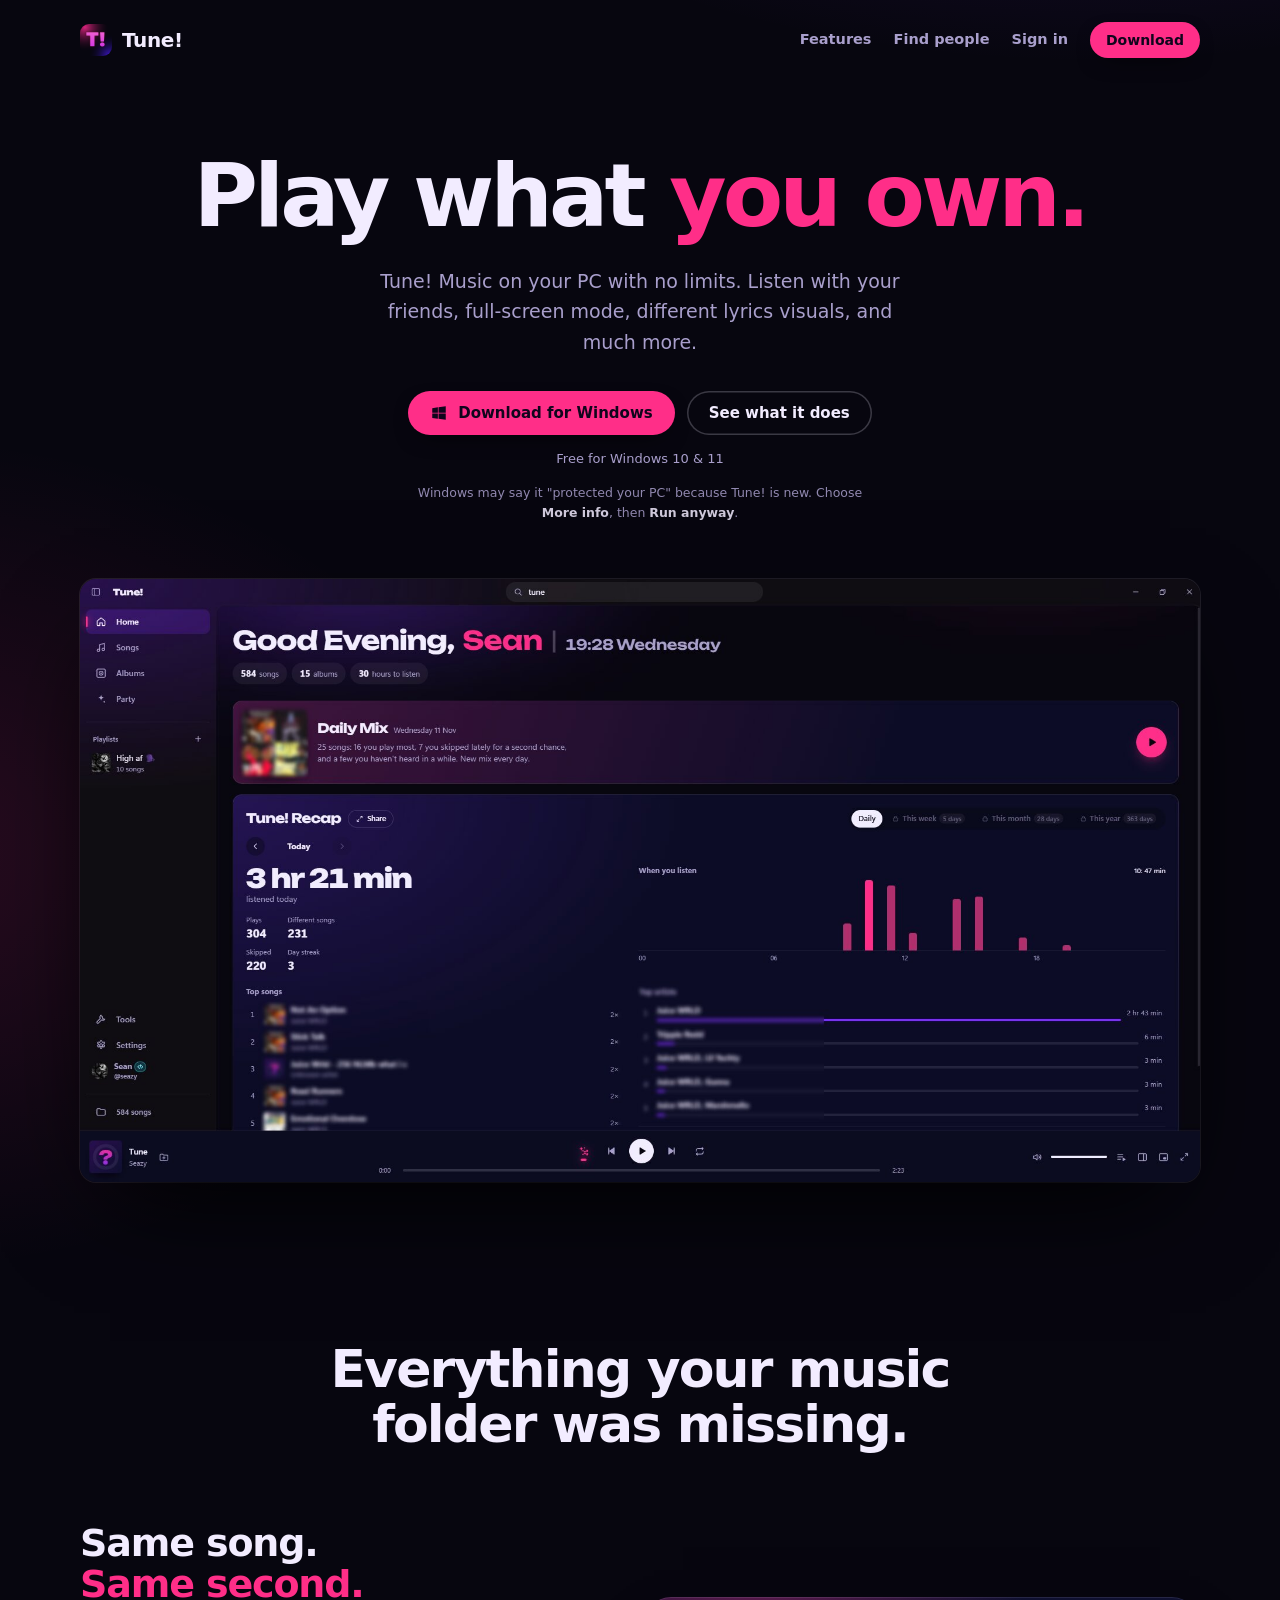
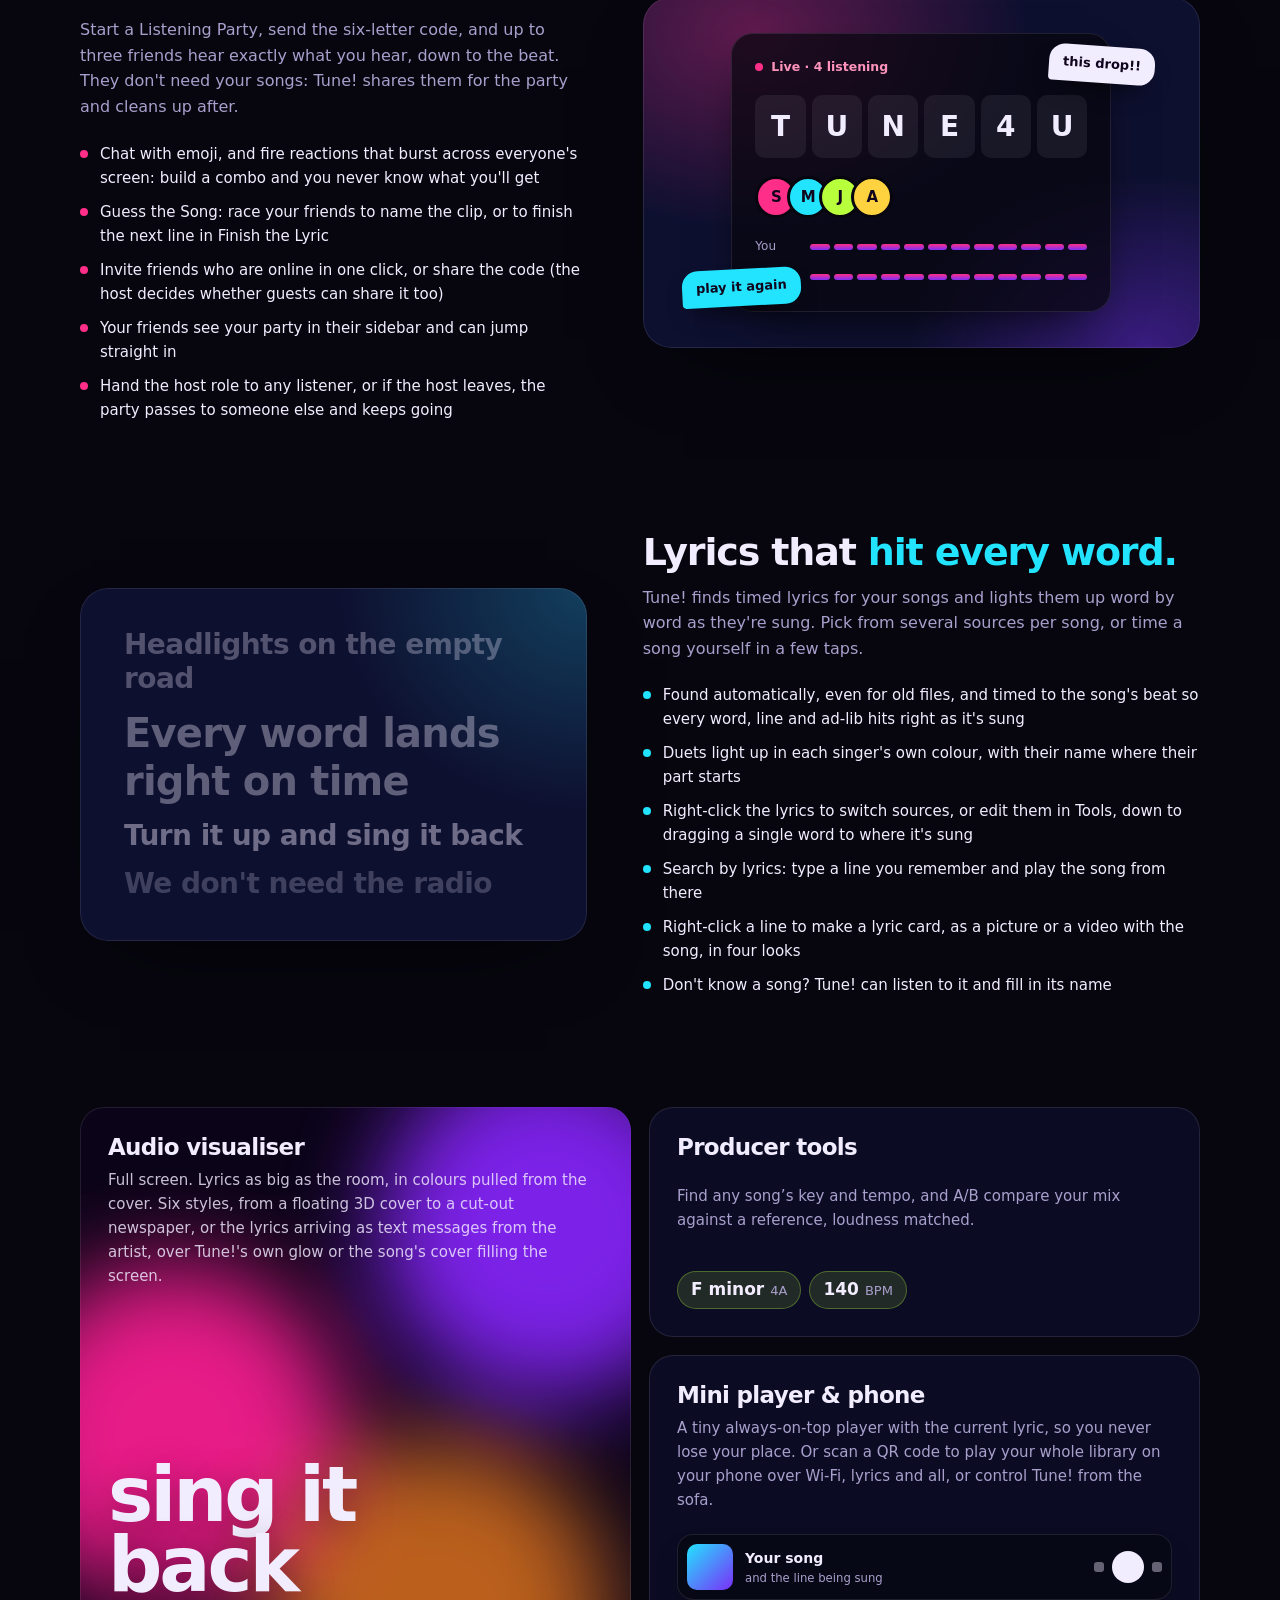
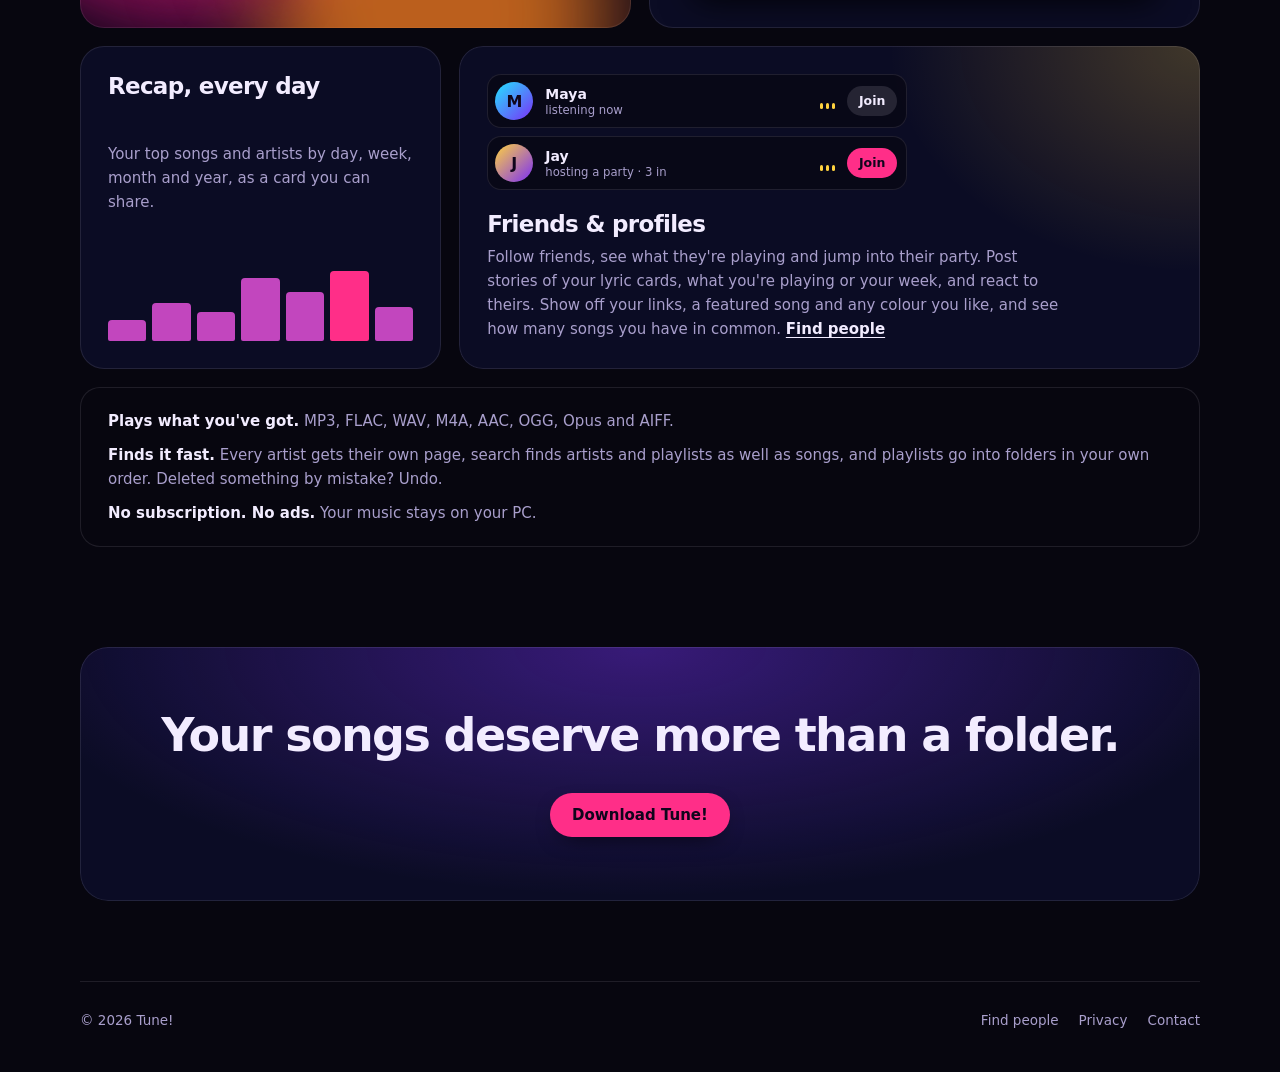
<file: index.html>
<!doctype html>
<html lang="en">
  <head>
    <meta charset="utf-8" />
    <meta http-equiv="Content-Security-Policy" content="default-src 'self'; script-src 'self' https://cdn.jsdelivr.net https://challenges.cloudflare.com 'sha256-vNg6JF3dXAOIeesdAkCbAJtZ7PDIe3GNikkZtX9NpI8='; style-src 'self' 'unsafe-inline' https://fonts.googleapis.com; font-src 'self' https://fonts.gstatic.com; img-src 'self' data: blob: https://dhawbwlaiypaddpnjaav.supabase.co; connect-src 'self' https://dhawbwlaiypaddpnjaav.supabase.co wss://dhawbwlaiypaddpnjaav.supabase.co https://api.github.com https://cdn.jsdelivr.net https://challenges.cloudflare.com; frame-src https://challenges.cloudflare.com; object-src 'none'; base-uri 'self'; form-action 'self'" />
    <meta name="viewport" content="width=device-width, initial-scale=1" />
    <title>Tune! · play what you own</title>
    <meta name="description" content="Tune! is a free music player for Windows that makes your own music files feel brand new: word-by-word lyrics, a full-screen audio visualiser, and Listening Parties with friends." />
    <meta property="og:title" content="Tune! · play what you own" />
    <meta property="og:description" content="A free music player for your own music files." />
    <meta property="og:image" content="https://tunetheapp.co.uk/img/app.jpg?v=5" />
    <meta property="og:url" content="https://tunetheapp.co.uk/" />
    <meta name="theme-color" content="#ff2e88" />
    <link rel="icon" href="/img/favicon.png" />
    <link rel="preconnect" href="https://fonts.googleapis.com" />
    <link rel="preconnect" href="https://fonts.gstatic.com" crossorigin />
    <link href="https://fonts.googleapis.com/css2?family=Unbounded:wght@600;700;800&display=swap" rel="stylesheet" />
    <link rel="stylesheet" href="/style.css?v=14" />
  </head>
  <body>
    <div class="wrap">
      <header class="top">
        <a class="brand" href="/"><img src="/img/icon.png" alt="" />Tune!</a>
        <nav>
          <a class="hide-sm" href="#features">Features</a>
          <a class="hide-sm" href="/people">Find people</a>
          <span data-account></span>
          <a class="btn small download" href="https://github.com/buckydevv/tunetheapp/releases/latest">Download</a>
        </nav>
      </header>

      <main>
        <section class="hero">
          <h1>Play what <em>you own.</em></h1>
          <p class="lede">
            Tune! Music on your PC with no limits. Listen with your friends, full-screen mode, different lyrics visuals, and much more.
          </p>
          <div class="cta">
            <a class="btn download" href="https://github.com/buckydevv/tunetheapp/releases/latest">
              <svg viewBox="0 0 24 24" fill="currentColor" aria-hidden="true"><path d="M3 5.5 10.5 4.4v7.1H3zm0 13 7.5 1.1v-7H3zm8.4 1.2L21 21v-8.4h-9.6zm0-15.4v7.2H21V3z" /></svg>
              Download for Windows
            </a>
            <a class="btn ghost" href="#features">See what it does</a>
          </div>
          <p class="fine">Free for Windows 10 &amp; 11</p>
          <p class="fine install-note">Windows may say it "protected your PC" because Tune! is new. Choose <strong>More info</strong>, then <strong>Run anyway</strong>.</p>

          <div class="shot">
            <img src="/img/app.jpg?v=5" width="1915" height="1031" alt="Tune! home page with the Daily Mix and today's Recap: listening time, top songs and top artists." />
          </div>
        </section>

        <section class="features" id="features" aria-labelledby="features-title">
          <h2 id="features-title">Everything your music folder was missing.</h2>

          <!-- Listening Parties -->
          <article class="row">
            <div class="copy">
              <h3>Same song. <span style="--c: var(--pink)">Same second.</span></h3>
              <p>Start a Listening Party, send the six-letter code, and up to three friends hear exactly what you hear, down to the beat. They don't need your songs: Tune! shares them for the party and cleans up after.</p>
              <ul class="ticks">
                <li>Chat with emoji, and fire reactions that burst across everyone's screen: build a combo and you never know what you'll get</li>
                <li>Guess the Song: race your friends to name the clip, or to finish the next line in Finish the Lyric</li>
                <li>Invite friends who are online in one click, or share the code (the host decides whether guests can share it too)</li>
                <li>Your friends see your party in their sidebar and can jump straight in</li>
                <li>Hand the host role to any listener, or if the host leaves, the party passes to someone else and keeps going</li>
              </ul>
            </div>
            <div class="vis party-vis" aria-hidden="true">
              <div class="party-card">
                <span class="live"><i></i>Live · 4 listening</span>
                <div class="code"><b>T</b><b>U</b><b>N</b><b>E</b><b>4</b><b>U</b></div>
                <div class="faces">
                  <span style="--a: #ff2e88">S</span><span style="--a: #22e4ff">M</span><span style="--a: #b8ff3c">J</span><span style="--a: #ffd23f">A</span>
                </div>
                <div class="sync">
                  <span>You</span><div class="wave"><i></i><i></i><i></i><i></i><i></i><i></i><i></i><i></i><i></i><i></i><i></i><i></i></div>
                  <span>Friends</span><div class="wave"><i></i><i></i><i></i><i></i><i></i><i></i><i></i><i></i><i></i><i></i><i></i><i></i></div>
                </div>
              </div>
              <span class="bubble b1">this drop!!</span>
              <span class="bubble b2">play it again</span>
            </div>
          </article>

          <!-- Lyrics -->
          <article class="row flip">
            <div class="copy">
              <h3>Lyrics that <span style="--c: var(--cyan)">hit every word.</span></h3>
              <p>Tune! finds timed lyrics for your songs and lights them up word by word as they're sung. Pick from several sources per song, or time a song yourself in a few taps.</p>
              <ul class="ticks">
                <li>Found automatically, even for old files, and timed to the song's beat so every word, line and ad-lib hits right as it's sung</li>
                <li>Duets light up in each singer's own colour, with their name where their part starts</li>
                <li>Right-click the lyrics to switch sources, or edit them in Tools, down to dragging a single word to where it's sung</li>
                <li>Search by lyrics: type a line you remember and play the song from there</li>
                <li>Right-click a line to make a lyric card, as a picture or a video with the song, in four looks</li>
                <li>Don't know a song? Tune! can listen to it and fill in its name</li>
              </ul>
            </div>
            <div class="vis lyric-vis" aria-hidden="true">
              <p class="l past">Headlights on the empty road</p>
              <p class="l now"><span>Every</span> <span>word</span> <span>lands</span> <span>right</span> <span>on</span> <span>time</span></p>
              <p class="l next">Turn it up and sing it back</p>
              <p class="l next2">We don't need the radio</p>
            </div>
          </article>

          <!-- Everything else -->
          <div class="bento">
            <article class="tile lucid">
              <div class="lucid-bg" aria-hidden="true"><i></i><i></i><i></i></div>
              <div class="tile-copy">
                <h3>Audio visualiser</h3>
                <p>Full screen. Lyrics as big as the room, in colours pulled from the cover. Six styles, from a floating 3D cover to a cut-out newspaper, or the lyrics arriving as text messages from the artist, over Tune!'s own glow or the song's cover filling the screen.</p>
              </div>
              <p class="lucid-line" aria-hidden="true">sing it<br />back</p>
            </article>

            <article class="tile keys">
              <h3>Producer tools</h3>
              <p>Find any song&rsquo;s key and tempo, and A/B compare your mix against a reference, loudness matched.</p>
              <div class="chips" aria-hidden="true">
                <span class="chip"><b>F minor</b> 4A</span>
                <span class="chip"><b>140</b> BPM</span>
              </div>
            </article>

            <article class="tile mini">
              <h3>Mini player &amp; phone</h3>
              <p>A tiny always-on-top player with the current lyric, so you never lose your place. Or scan a QR code to play your whole library on your phone over Wi-Fi, lyrics and all, or control Tune! from the sofa.</p>
              <div class="mini-vis" aria-hidden="true">
                <span class="art"></span>
                <span class="mini-text"><b>Your song</b><small>and the line being sung</small></span>
                <span class="mini-btns"><i></i><i class="play"></i><i></i></span>
              </div>
            </article>

            <article class="tile recap">
              <h3>Recap, every day</h3>
              <p>Your top songs and artists by day, week, month and year, as a card you can share.</p>
              <div class="bars" aria-hidden="true"><i style="--h: 30%"></i><i style="--h: 55%"></i><i style="--h: 42%"></i><i style="--h: 90%"></i><i style="--h: 70%"></i><i style="--h: 100%"></i><i style="--h: 48%"></i></div>
            </article>

            <article class="tile friends">
              <ul class="activity" aria-hidden="true">
                <li><span class="av" style="--s: 38px; --a: #22e4ff">M</span><span><b>Maya</b><small>listening now</small></span><span class="eq"><i></i><i></i><i></i></span><span class="pill">Join</span></li>
                <li><span class="av" style="--s: 38px; --a: #ffd23f">J</span><span><b>Jay</b><small>hosting a party · 3 in</small></span><span class="eq"><i></i><i></i><i></i></span><span class="pill hot">Join</span></li>
              </ul>
              <h3>Friends &amp; profiles</h3>
              <p>Follow friends, see what they're playing and jump into their party. Post stories of your lyric cards, what you're playing or your week, and react to theirs. Show off your links, a featured song and any colour you like, and see how many songs you have in common. <a href="/people">Find people</a></p>
            </article>
          </div>

          <div class="formats">
            <p><strong>Plays what you've got.</strong> MP3, FLAC, WAV, M4A, AAC, OGG, Opus and AIFF.</p>
            <p><strong>Finds it fast.</strong> Every artist gets their own page, search finds artists and playlists as well as songs, and playlists go into folders in your own order. Deleted something by mistake? Undo.</p>
            <p><strong>No subscription. No ads.</strong> Your music stays on your PC.</p>
          </div>
        </section>

        <section class="band">
          <h2>Your songs deserve more than a folder.</h2>
          <div class="cta">
            <a class="btn download" href="https://github.com/buckydevv/tunetheapp/releases/latest">Download Tune!</a>
          </div>
        </section>
      </main>

      <footer>
        <span>© <span id="year">2026</span> Tune!</span>
        <nav>
          <a href="/people">Find people</a>
          <a href="/privacy">Privacy</a>
          <a href="mailto:hello@tunetheapp.co.uk">Contact</a>
        </nav>
      </footer>
    </div>

    <script>
      document.getElementById("year").textContent = new Date().getFullYear();
      // Point the download buttons straight at the newest installer.
      fetch("https://api.github.com/repos/buckydevv/tunetheapp/releases/latest")
        .then((r) => (r.ok ? r.json() : null))
        .then((rel) => {
          const exe = rel?.assets?.find((a) => /setup\.exe$/i.test(a.name)) ?? rel?.assets?.find((a) => /\.exe$/i.test(a.name));
          if (!exe) return;
          document.querySelectorAll("a.download").forEach((a) => (a.href = exe.browser_download_url));
        })
        .catch(() => {});
    </script>
    <script type="module" src="/js/tune.js?v=5"></script>
  </body>
</html>
</file>
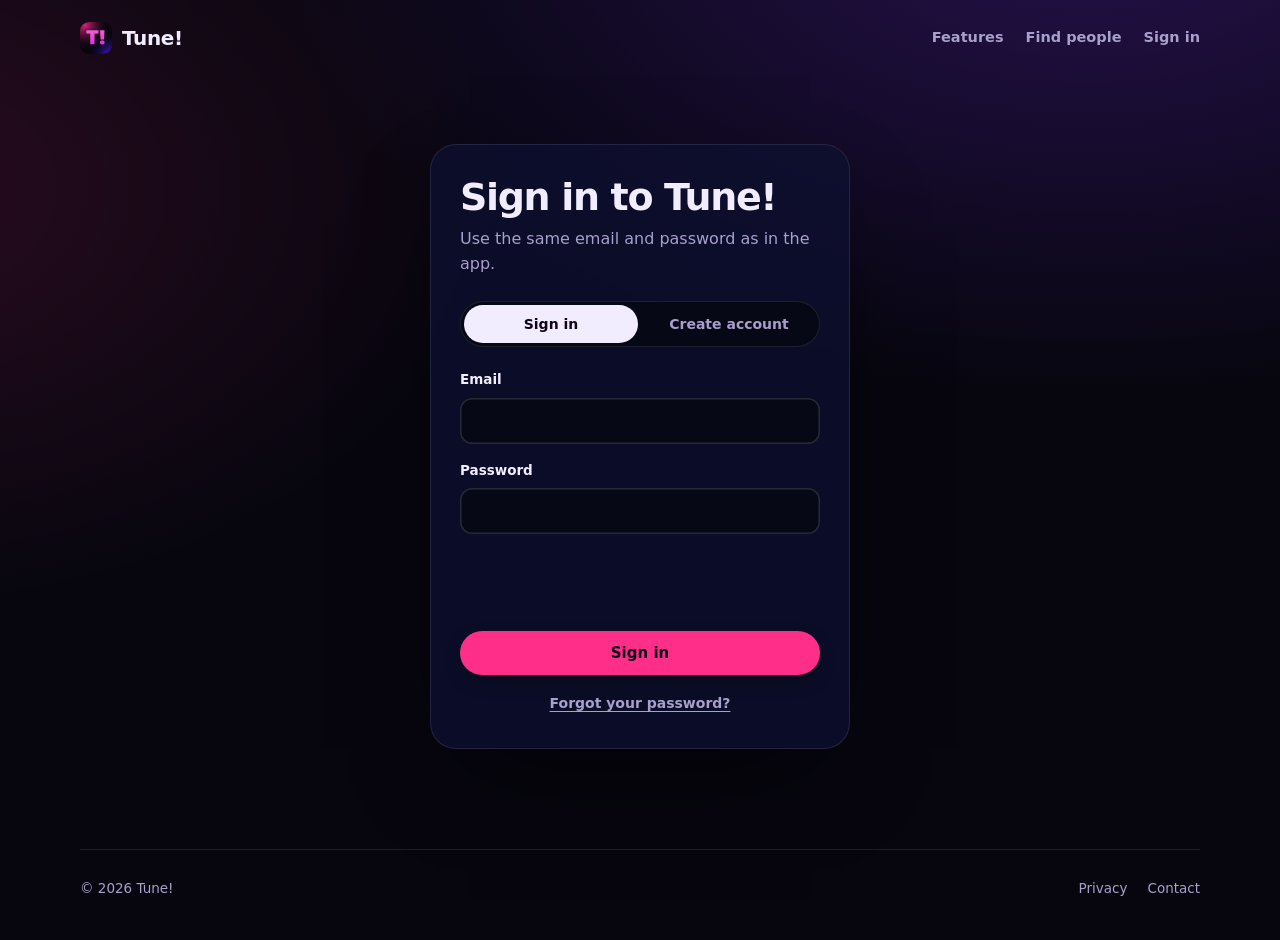
<file: account.html>
<!doctype html>
<html lang="en">
  <head>
    <meta charset="utf-8" />
    <meta http-equiv="Content-Security-Policy" content="default-src 'self'; script-src 'self' https://cdn.jsdelivr.net https://challenges.cloudflare.com 'sha256-oVEA14+sP8QAhbGZoLEPYOG4p4ZVurgIIWfOgmAHJ/k='; style-src 'self' 'unsafe-inline' https://fonts.googleapis.com; font-src 'self' https://fonts.gstatic.com; img-src 'self' data: blob: https://dhawbwlaiypaddpnjaav.supabase.co; connect-src 'self' https://dhawbwlaiypaddpnjaav.supabase.co wss://dhawbwlaiypaddpnjaav.supabase.co https://api.github.com https://cdn.jsdelivr.net https://challenges.cloudflare.com; frame-src https://challenges.cloudflare.com; object-src 'none'; base-uri 'self'; form-action 'self'" />
    <meta name="viewport" content="width=device-width, initial-scale=1" />
    <meta name="robots" content="noindex" />
    <title>Your account · Tune!</title>
    <meta name="theme-color" content="#ff2e88" />
    <link rel="icon" href="/img/favicon.png" />
    <link rel="preconnect" href="https://fonts.googleapis.com" />
    <link rel="preconnect" href="https://fonts.gstatic.com" crossorigin />
    <link href="https://fonts.googleapis.com/css2?family=Unbounded:wght@600;700;800&display=swap" rel="stylesheet" />
    <link rel="stylesheet" href="/style.css?v=14" />
    <link rel="stylesheet" href="/cosmetics.css?v=4" />
    <script src="https://challenges.cloudflare.com/turnstile/v0/api.js?render=explicit" async defer></script>
  </head>
  <body>
    <div class="wrap">
      <header class="top">
        <a class="brand" href="/"><img src="/img/icon.png" alt="" />Tune!</a>
        <nav>
          <a class="hide-sm" href="/#features">Features</a>
          <a class="hide-sm" href="/people">Find people</a>
          <span data-account></span>
        </nav>
      </header>

      <main id="out" class="acct" aria-live="polite">
        <div class="spinner" aria-label="Loading"></div>
      </main>

      <footer>
        <span>© 2026 Tune!</span>
        <nav>
          <a href="/privacy">Privacy</a>
          <a href="mailto:hello@tunetheapp.co.uk">Contact</a>
        </nav>
      </footer>
    </div>

    <script type="module">
      import { api, whoami, refreshAccountButton, esc, pic, avatar, badge, handleProblem, squareAvatar, CAPTCHA_KEY, href, $ } from "/js/tune.js?v=5";
      import { PARTS, LOCK, readFx, saveForm, earned, diamondUnlock, unlockText, ringHtml, bannerFxHtml, nameHtml, chipsHtml } from "/js/cosmetics.js?v=4";

      const out = $("#out");
      const COLOURS = ["#ff2e88", "#ff4d4d", "#ff8a3d", "#ffd23f", "#9dff3c", "#3dffa8", "#3fe3ff", "#3a64ff", "#a46bff", "#ff6ad5"];

      // ── The "are you a person?" check ──
      let captcha = { id: null, token: null };
      function mountCaptcha(el) {
        captcha = { id: null, token: null };
        const go = () =>
          (captcha.id = turnstile.render(el, {
            sitekey: CAPTCHA_KEY,
            theme: "dark",
            size: "flexible",
            callback: (t) => (captcha.token = t),
            "expired-callback": () => (captcha.token = null),
          }));
        if (window.turnstile) go();
        else {
          const t = setInterval(() => window.turnstile && (clearInterval(t), go()), 100);
        }
      }
      /** A fresh token after each try (they only work once). */
      function resetCaptcha() {
        captcha.token = null;
        if (window.turnstile && captcha.id != null) turnstile.reset(captcha.id);
      }

      /** Runs a form's action with its button busy and its error shown. */
      function wire(form, run) {
        form.addEventListener("submit", async (e) => {
          e.preventDefault();
          const btn = form.querySelector("[type=submit]");
          const err = form.querySelector(".error");
          const label = btn.textContent;
          btn.disabled = true;
          btn.textContent = btn.dataset.busy || "One moment…";
          err.textContent = "";
          try {
            await run(new FormData(form));
          } catch (x) {
            err.textContent = x.message;
            resetCaptcha();
          } finally {
            if (btn.isConnected) {
              btn.disabled = false;
              btn.textContent = label;
            }
          }
        });
      }

      // ── Signed out: sign in, create an account, confirm, reset ──

      function signedOut(mode = "in", email = "") {
        const signup = mode === "up";
        out.innerHTML = `
          <section class="auth">
            <h1>${signup ? "Make your Tune! account" : "Sign in to Tune!"}</h1>
            <p class="sub">${signup ? "The same account works in the app." : "Use the same email and password as in the app."}</p>
            <div class="seg" role="tablist" aria-label="Sign in or create an account">
              <button role="tab" aria-selected="${!signup}" data-mode="in">Sign in</button>
              <button role="tab" aria-selected="${signup}" data-mode="up">Create account</button>
            </div>
            <form class="form" novalidate>
              <label class="field"><span>Email</span>
                <input name="email" type="email" autocomplete="email" required value="${esc(email)}" />
              </label>
              <label class="field"><span>Password</span>
                <input name="password" type="password" autocomplete="${signup ? "new-password" : "current-password"}" required minlength="${signup ? 8 : 1}" />
                ${signup ? `<small>At least 8 characters.</small>` : ""}
              </label>
              <div class="captcha-box"></div>
              <p class="error" role="alert"></p>
              <button class="btn wide" type="submit" data-busy="${signup ? "Making it…" : "Signing in…"}">${signup ? "Create account" : "Sign in"}</button>
              ${signup ? "" : `<button class="link" type="button" data-forgot>Forgot your password?</button>`}
            </form>
          </section>`;
        out.querySelectorAll("[data-mode]").forEach((b) => b.addEventListener("click", () => signedOut(b.dataset.mode, $("[name=email]", out).value)));
        $("[data-forgot]", out)?.addEventListener("click", () => forgot($("[name=email]", out).value));
        mountCaptcha($(".captcha-box", out));
        wire($("form", out), async (f) => {
          const email = f.get("email").trim();
          const password = f.get("password");
          if (!email.includes("@")) throw new Error("Type your email address.");
          if (signup && password.length < 8) throw new Error("Use a password of at least 8 characters.");
          if (!password) throw new Error("Type your password.");
          if (signup) {
            const needsCode = await api.signUp(email, password, captcha.token);
            if (needsCode) return confirmCode(email);
            return (location.href = href("/account"));
          }
          const r = await api.signIn(email, password, captcha.token);
          if (r === "confirm") return confirmCode(email);
          location.href = href("/account");
        });
      }

      function confirmCode(email) {
        out.innerHTML = `
          <section class="auth">
            <h1>Check your email</h1>
            <p class="sub">We sent a 6-digit code to <strong>${esc(email)}</strong>. Type it here to finish.</p>
            <form class="form" novalidate>
              <label class="field"><span>Code</span>
                <input name="code" class="code-input" inputmode="numeric" autocomplete="one-time-code" maxlength="8" required />
              </label>
              <p class="error" role="alert"></p>
              <button class="btn wide" type="submit" data-busy="Checking…">Confirm</button>
              <button class="link" type="button" data-resend>Send a new code</button>
            </form>
          </section>`;
        $("[name=code]", out).focus();
        wire($("form", out), async (f) => {
          await api.confirm(email, f.get("code"));
          location.href = href("/account");
        });
        $("[data-resend]", out).addEventListener("click", async (e) => {
          e.target.textContent = "Sending…";
          try {
            await api.resend(email, null);
            e.target.textContent = "Sent. Check your inbox";
          } catch (x) {
            $(".error", out).textContent = x.message;
            e.target.textContent = "Send a new code";
          }
        });
      }

      function forgot(email = "") {
        out.innerHTML = `
          <section class="auth">
            <h1>Reset your password</h1>
            <p class="sub">We'll email you a code to set a new one.</p>
            <form class="form" novalidate>
              <label class="field"><span>Email</span>
                <input name="email" type="email" autocomplete="email" required value="${esc(email)}" />
              </label>
              <div class="captcha-box"></div>
              <p class="error" role="alert"></p>
              <button class="btn wide" type="submit" data-busy="Sending…">Send the code</button>
              <button class="link" type="button" data-back>Back to sign in</button>
            </form>
          </section>`;
        $("[data-back]", out).addEventListener("click", () => signedOut("in", $("[name=email]", out).value));
        mountCaptcha($(".captcha-box", out));
        wire($("form", out), async (f) => {
          const em = f.get("email").trim();
          if (!em.includes("@")) throw new Error("Type your email address.");
          await api.sendReset(em, captcha.token);
          newPassword(em);
        });
      }

      function newPassword(email) {
        out.innerHTML = `
          <section class="auth">
            <h1>Set a new password</h1>
            <p class="sub">Type the code we sent to <strong>${esc(email)}</strong>, then your new password.</p>
            <form class="form" novalidate>
              <label class="field"><span>Code</span>
                <input name="code" class="code-input" inputmode="numeric" autocomplete="one-time-code" maxlength="8" required />
              </label>
              <label class="field"><span>New password</span>
                <input name="password" type="password" autocomplete="new-password" minlength="8" required />
                <small>At least 8 characters.</small>
              </label>
              <p class="error" role="alert"></p>
              <button class="btn wide" type="submit" data-busy="Saving…">Save and sign in</button>
            </form>
          </section>`;
        $("[name=code]", out).focus();
        wire($("form", out), async (f) => {
          if (f.get("password").length < 8) throw new Error("Use a password of at least 8 characters.");
          await api.resetWithCode(email, f.get("code"), f.get("password"));
          location.href = href("/account");
        });
      }

      // ── Signed in: profile, sign out, delete ──

      function signedIn(me) {
        const first = !me.profile;
        const p = me.profile ?? { handle: "", display_name: "", bio: "", avatar_path: null, accent: null };
        let draft = { ...p };
        let look = readFx(p.cosmetics);
        let lookPart = "ring";
        let picture = null; // a new picture, not uploaded yet
        let handleOk = true;

        out.innerHTML = `
          <div class="acct-head">
            <h1>${first ? "Finish your profile" : "Your account"}</h1>
            <p class="sub">${first ? "Pick a username so friends can find you." : "Changes show in the app and on your profile page."}</p>
          </div>
          <div class="acct-grid">
            <aside class="preview-col">
              <div class="card preview"></div>
              ${p.handle ? `<a class="btn ghost wide" href="${href(`/u/${esc(p.handle)}`)}">See your profile page</a>` : ""}
            </aside>
            <div class="panels">
              <form class="panel form" id="profile" novalidate>
                <h2>Profile</h2>
                <div class="pic-row">
                  <span class="pic-now"></span>
                  <label class="btn ghost small">Change picture<input type="file" accept="image/*" hidden name="pic" /></label>
                  <button class="link" type="button" data-nopic>Remove</button>
                </div>
                <label class="field"><span>Name</span>
                  <input name="display_name" maxlength="40" value="${esc(p.display_name)}" autocomplete="nickname" />
                </label>
                <label class="field"><span>Username</span>
                  <span class="at-input"><i>@</i><input name="handle" maxlength="20" value="${esc(p.handle)}" autocomplete="username" spellcheck="false" /></span>
                  <small data-handle-note>Others find you by this. You can change it once a week.</small>
                </label>
                <label class="field"><span class="row-label">Bio <em data-count>${(p.bio || "").length}/160</em></span>
                  <textarea name="bio" maxlength="160" rows="3">${esc(p.bio || "")}</textarea>
                </label>
                <fieldset class="field">
                  <legend>Profile colour</legend>
                  <div class="dots" role="radiogroup" aria-label="Profile colour">
                    ${COLOURS.map((c, i) => `<button type="button" class="dot" role="radio" style="--d:${c}" data-c="${i ? c : ""}" aria-label="${i ? c : "Pink (default)"}"></button>`).join("")}
                  </div>
                </fieldset>
                <p class="error" role="alert"></p>
                <div class="save-row">
                  <span class="saved" hidden>Saved</span>
                  <button class="btn" type="submit" data-busy="Saving…">${first ? "Save profile" : "Save changes"}</button>
                </div>
              </form>

              <section class="panel look" aria-labelledby="look-title">
                <div class="look-head">
                  <h2 id="look-title">Your look</h2>
                  <span class="saved look-saved" hidden>Saved</span>
                </div>
                <p class="sub small">Earned by levelling up and keeping your streak in the Tune! app. You're level ${Number(p.level) || 1}${Number(p.streak) ? ` with a ${Number(p.streak)}-day streak` : ""}.</p>
                <div class="tabs" role="tablist" aria-label="What to change">
                  <button type="button" role="tab" data-part="ring" aria-selected="true">Ring</button>
                  <button type="button" role="tab" data-part="banner" aria-selected="false">Banner</button>
                  <button type="button" role="tab" data-part="name" aria-selected="false">Name</button>
                </div>
                <div class="looks" role="radiogroup" aria-label="Styles"></div>
                <div class="dia-row"></div>
                <p class="fine">Badges are picked in the app. <span class="error look-error" role="alert"></span></p>
              </section>

              <section class="panel">
                <h2>Signed in</h2>
                <dl class="facts"><div><dt>Email</dt><dd>${esc(me.user.email)}</dd></div></dl>
                <div class="split">
                  <p class="hint">Signing out here doesn't sign you out of the app.</p>
                  <div class="btns">
                    <button class="btn ghost small" data-password>Change password</button>
                    <button class="btn ghost small" data-signout>Sign out</button>
                  </div>
                </div>
              </section>

              <section class="panel danger-zone">
                <h2>Delete account</h2>
                <div class="split">
                  <p class="hint">Your profile, followers and listening history are deleted for good. Your music and playlists on your PC stay.</p>
                  <button class="btn danger small" data-delete>Delete account</button>
                </div>
                <form class="confirm-delete form" hidden novalidate>
                  <label class="field"><span>Type <strong>${p.handle ? "@" + esc(p.handle) : "delete"}</strong> to confirm</span>
                    <input name="confirm" autocomplete="off" spellcheck="false" />
                  </label>
                  <p class="error" role="alert"></p>
                  <div class="btns">
                    <button class="btn ghost small" type="button" data-cancel>Keep my account</button>
                    <button class="btn danger small" type="submit" data-busy="Deleting…">Delete it for good</button>
                  </div>
                </form>
              </section>
            </div>
          </div>`;

        const form = $("#profile", out);
        const drawPreview = () => {
          const shown = { ...draft, avatar_path: picture ? null : draft.avatar_path };
          const src = picture ? URL.createObjectURL(picture) : pic(shown.avatar_path);
          const face = src ? `<span class="av" style="--s:88px;--a:${esc(draft.accent || "#ff2e88")}"><img src="${src}" alt=""></span>` : avatar(shown, 88);
          const banner = pic(p.banner_path);
          const tint = /^#[0-9a-fA-F]{6}$/.test(draft.accent || "") ? draft.accent : "#ff2e88";
          const dia = (part) => look.dia.includes(part);
          const ringed = look.ring === "none" ? face : ringHtml(look.ring, dia("ring"), tint, face, { gap: 4, width: 5 });
          $(".preview", out).style.setProperty("--accent", tint);
          $(".preview", out).innerHTML = `
            <div class="banner"${banner ? ` style="background-image:url('${banner}')"` : ""}>${bannerFxHtml(look.banner, dia("banner"), tint)}</div>
            <div class="body">
              <div class="avatar-slot${look.ring === "none" ? "" : " ringed"}">${ringed}</div>
              <h3>${nameHtml(esc(draft.display_name || draft.handle || "Your name"), look.name, dia("name"), tint)}${badge(p)}</h3>
              <p class="handle">@${esc(draft.handle || "username")}</p>
              <div class="chips">${chipsHtml(Number(p.level) || 1, Number(p.streak) || 0, look.badges)}</div>
              ${draft.bio ? `<p class="bio">${esc(draft.bio)}</p>` : ""}
            </div>`;
          $(".pic-now", out).innerHTML = face.replace("--s:88px", "--s:48px");
          $("[data-nopic]", out).hidden = !(picture || draft.avatar_path);
          out.querySelectorAll(".dot").forEach((d) => d.setAttribute("aria-checked", String((d.dataset.c || "#ff2e88") === (draft.accent || "#ff2e88"))));
        };
        drawPreview();

        // ── Your look: pick a ring, banner effect or name style you've earned ──
        const level = Number(p.level) || 1;
        const streak = Number(p.streak) || 0;
        const lookPanel = $(".look", out);
        // A brand-new account (no profile yet) has nothing earned to show.
        if (first) lookPanel.remove();
        function drawLooks() {
          if (first) return;
          const tint = /^#[0-9a-fA-F]{6}$/.test(draft.accent || "") ? draft.accent : "#ff2e88";
          if (!first) lookPanel.querySelectorAll("[data-part]").forEach((t) => t.setAttribute("aria-selected", String(t.dataset.part === lookPart)));
          $(".looks", lookPanel).innerHTML = PARTS[lookPart]
            .map((c) => {
              const ok = earned(c.unlock, level, streak) || c.id === look[lookPart];
              const on = look[lookPart] === c.id;
              const swatch =
                lookPart === "ring"
                  ? ringHtml(c.id, false, tint, '<span class="mini-av"></span>', { gap: 2, width: 3 })
                  : lookPart === "banner"
                    ? `<span class="mini-banner">${bannerFxHtml(c.id, false, tint)}</span>`
                    : nameHtml("Aa", c.id, false, tint);
              return `<button type="button" class="look-opt" role="radio" aria-checked="${on}" data-id="${c.id}" ${ok ? "" : "disabled"} title="${ok ? esc(c.name) : `Unlocks at ${unlockText(c.unlock)}`}">
                <span class="swatch">${swatch}</span>
                <b>${esc(c.name)}</b>
                <small>${ok ? (on ? "Wearing" : "&nbsp;") : `${LOCK} ${unlockText(c.unlock)}`}</small>
              </button>`;
            })
            .join("");
          // The diamond version of what's picked.
          const cur = PARTS[lookPart].find((c) => c.id === look[lookPart]);
          const du = cur?.unlock ? diamondUnlock(cur.unlock) : null;
          const row = $(".dia-row", lookPanel);
          if (!du) {
            row.innerHTML = "";
          } else {
            const ok = earned(du, level, streak);
            const on = look.dia.includes(lookPart);
            row.innerHTML = `<label class="dia${ok ? "" : " locked"}"><input type="checkbox" ${on ? "checked" : ""} ${ok || on ? "" : "disabled"} /><span class="gem" aria-hidden="true">&#9670;</span><span><b>Diamond ${esc(cur.name)}</b><small>${ok ? "Icy, brighter, with glints" : `Unlocks at ${unlockText(du)}`}</small></span></label>`;
            $("input", row).addEventListener("change", (e) => {
              look = { ...look, dia: e.target.checked ? [...new Set([...look.dia, lookPart])] : look.dia.filter((x) => x !== lookPart) };
              saveLook();
            });
          }
        }
        let lookTimer;
        function saveLook() {
          drawLooks();
          drawPreview();
          const err = $(".look-error", lookPanel);
          err.textContent = "";
          clearTimeout(lookTimer);
          lookTimer = setTimeout(async () => {
            try {
              const cosmetics = saveForm(look);
              await api.saveLook(cosmetics);
              p.cosmetics = cosmetics;
              const s = $(".look-saved", lookPanel);
              s.hidden = false;
              setTimeout(() => (s.hidden = true), 1800);
            } catch (x) {
              err.textContent = /check constraint/i.test(x.message) ? "That one can't be saved yet. Try again after the next Tune! update." : x.message;
            }
          }, 300);
        }
        lookPanel.querySelectorAll("[data-part]").forEach((t) =>
          t.addEventListener("click", () => {
            lookPart = t.dataset.part;
            drawLooks();
          }),
        );
        if (!first) $(".looks", lookPanel).addEventListener("click", (e) => {
          const b = e.target.closest(".look-opt");
          if (!b || b.disabled) return;
          const id = b.dataset.id;
          if (look[lookPart] === id) return;
          // The diamond version goes with the style it was earned for.
          look = { ...look, [lookPart]: id, dia: look.dia.filter((x) => x !== lookPart) };
          saveLook();
        });
        drawLooks();

        form.addEventListener("input", (e) => {
          const n = e.target.name;
          if (n === "display_name" || n === "bio") draft[n] = e.target.value;
          if (n === "bio") $("[data-count]", out).textContent = `${e.target.value.length}/160`;
          if (n === "handle") checkHandle(e.target);
          drawPreview();
        });
        form.querySelectorAll(".dot").forEach((d) =>
          d.addEventListener("click", () => {
            draft.accent = d.dataset.c || null;
            drawPreview();
            drawLooks();
          }),
        );
        $("[name=pic]", out).addEventListener("change", async (e) => {
          const file = e.target.files?.[0];
          if (!file) return;
          try {
            picture = await squareAvatar(file);
            drawPreview();
          } catch (x) {
            $(".error", form).textContent = x.message;
          }
        });
        $("[data-nopic]", out).addEventListener("click", () => {
          picture = null;
          draft.avatar_path = null;
          drawPreview();
        });

        let checkTimer;
        function checkHandle(input) {
          const h = input.value.trim().toLowerCase();
          input.value = h;
          draft.handle = h;
          const note = $("[data-handle-note]", out);
          clearTimeout(checkTimer);
          const problem = handleProblem(h);
          note.classList.remove("bad", "good");
          if (h === p.handle) {
            handleOk = true;
            note.textContent = "Others find you by this. You can change it once a week.";
            return;
          }
          if (problem) {
            handleOk = false;
            note.textContent = problem;
            note.classList.add("bad");
            return;
          }
          handleOk = false;
          note.textContent = "Checking…";
          checkTimer = setTimeout(async () => {
            const free = await api.handleAvailable(h).catch(() => null);
            if (input.value !== h) return;
            handleOk = !!free;
            note.textContent = free === null ? "Couldn't check. Try again in a moment." : free ? `@${h} is free` : `@${h} is taken`;
            note.classList.add(free ? "good" : "bad");
          }, 350);
        }

        wire(form, async () => {
          const problem = handleProblem(draft.handle);
          if (problem) throw new Error(`Username: ${problem}.`);
          if (!handleOk) throw new Error("Pick a username that's free.");
          let avatar_path = draft.avatar_path;
          if (picture) avatar_path = await api.uploadAvatar(picture);
          const saved = await api.saveProfile({ ...draft, avatar_path });
          if (first) return (location.href = href("/account"));
          me.profile = saved;
          refreshAccountButton(me);
          signedIn(me);
          const s = $(".saved", out);
          s.hidden = false;
          setTimeout(() => (s.hidden = true), 2400);
        });

        $("[data-signout]", out).addEventListener("click", async () => {
          await api.signOut().catch(() => {});
          location.href = href("/");
        });
        $("[data-password]", out).addEventListener("click", () => forgot(me.user.email));

        const del = $(".confirm-delete", out);
        $("[data-delete]", out).addEventListener("click", () => {
          del.hidden = false;
          $("[name=confirm]", del).focus();
        });
        $("[data-cancel]", out).addEventListener("click", () => (del.hidden = true));
        wire(del, async (f) => {
          if (f.get("confirm").trim().replace(/^@/, "").toLowerCase() !== (p.handle || "delete")) throw new Error(`Type ${p.handle ? "@" + p.handle : "delete"} exactly to confirm.`);
          await api.deleteAccount();
          out.innerHTML = `<section class="auth"><h1>Your account is gone</h1><p class="sub">Everything Tune! kept online about you has been deleted. Thanks for listening.</p><a class="btn" href="${href("/")}">Back to Tune!</a></section>`;
          document.querySelectorAll("[data-account]").forEach((s) => (s.innerHTML = ""));
        });
      }

      async function start() {
        const me = await whoami();
        if (me) signedIn(me);
        else signedOut(new URLSearchParams(location.search).get("mode") === "signup" ? "up" : "in");
      }
      start();
    </script>
  </body>
</html>
</file>
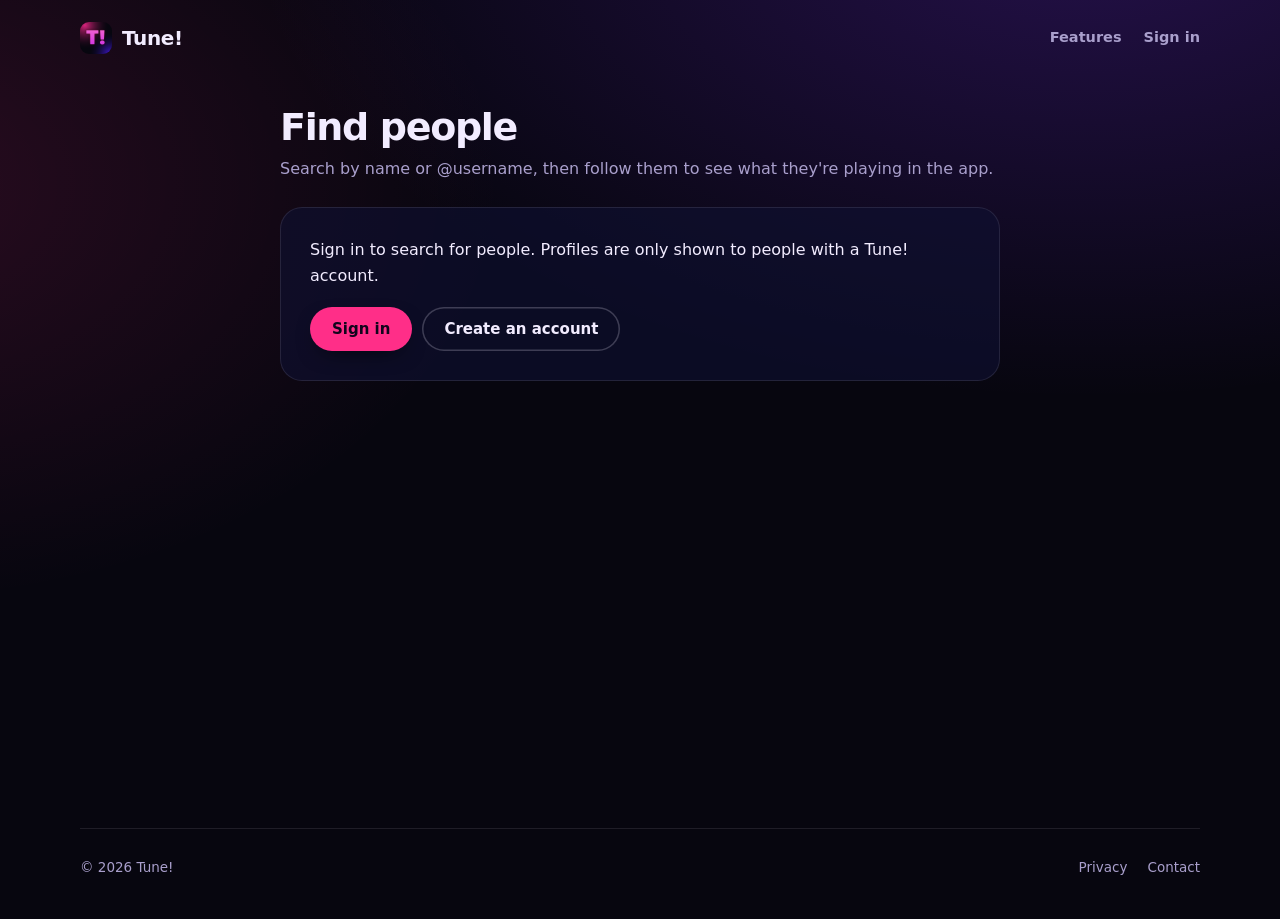
<file: people.html>
<!doctype html>
<html lang="en">
  <head>
    <meta charset="utf-8" />
    <meta http-equiv="Content-Security-Policy" content="default-src 'self'; script-src 'self' https://cdn.jsdelivr.net https://challenges.cloudflare.com 'sha256-DuJMCvIxd4YN2YLoTxtNPbmevr/3sx7D1X/qN+bknnM='; style-src 'self' 'unsafe-inline' https://fonts.googleapis.com; font-src 'self' https://fonts.gstatic.com; img-src 'self' data: blob: https://dhawbwlaiypaddpnjaav.supabase.co; connect-src 'self' https://dhawbwlaiypaddpnjaav.supabase.co wss://dhawbwlaiypaddpnjaav.supabase.co https://api.github.com https://cdn.jsdelivr.net https://challenges.cloudflare.com; frame-src https://challenges.cloudflare.com; object-src 'none'; base-uri 'self'; form-action 'self'" />
    <meta name="viewport" content="width=device-width, initial-scale=1" />
    <title>Find people · Tune!</title>
    <meta name="description" content="Find your friends on Tune! and follow them." />
    <meta name="theme-color" content="#ff2e88" />
    <link rel="icon" href="/img/favicon.png" />
    <link rel="preconnect" href="https://fonts.googleapis.com" />
    <link rel="preconnect" href="https://fonts.gstatic.com" crossorigin />
    <link href="https://fonts.googleapis.com/css2?family=Unbounded:wght@600;700;800&display=swap" rel="stylesheet" />
    <link rel="stylesheet" href="/style.css?v=14" />
  </head>
  <body>
    <div class="wrap">
      <header class="top">
        <a class="brand" href="/"><img src="/img/icon.png" alt="" />Tune!</a>
        <nav>
          <a class="hide-sm" href="/#features">Features</a>
          <span data-account></span>
        </nav>
      </header>

      <main class="people">
        <h1>Find people</h1>
        <p class="sub">Search by name or @username, then follow them to see what they're playing in the app.</p>
        <div id="out"><div class="spinner" aria-label="Loading"></div></div>
      </main>

      <footer>
        <span>© 2026 Tune!</span>
        <nav>
          <a href="/privacy">Privacy</a>
          <a href="mailto:hello@tunetheapp.co.uk">Contact</a>
        </nav>
      </footer>
    </div>

    <script type="module">
      import { api, whoami, esc, avatar, badge, href, $ } from "/js/tune.js?v=5";

      const out = $("#out");
      const me = await whoami();

      if (!me) {
        out.innerHTML = `
          <div class="gate">
            <p>Sign in to search for people. Profiles are only shown to people with a Tune! account.</p>
            <div class="btns">
              <a class="btn" href="${href("/account")}">Sign in</a>
              <a class="btn ghost" href="${href("/account?mode=signup")}">Create an account</a>
            </div>
          </div>`;
      } else {
        out.innerHTML = `
          <form class="search" role="search">
            <svg viewBox="0 0 24 24" aria-hidden="true"><circle cx="11" cy="11" r="7" /><path d="m20 20-3.5-3.5" /></svg>
            <input type="search" placeholder="Search names and usernames" aria-label="Search people" autocomplete="off" spellcheck="false" />
          </form>
          <p class="result-note" aria-live="polite"></p>
          <ul class="results"></ul>`;
        // Searching happens as you type; Enter doesn't send the form anywhere.
        $("form.search", out).addEventListener("submit", (e) => e.preventDefault());
        const input = $("input", out);
        const note = $(".result-note", out);
        const list = $(".results", out);
        const following = new Map(); // id → true/false, as far as we know
        const myId = me.user.id;

        function row(p) {
          const mine = p.id === myId;
          return `
            <li>
              <a class="who" href="${href(`/u/${esc(p.handle)}`)}">
                ${avatar(p, 48)}
                <span><strong>${esc(p.display_name || "@" + p.handle)}${badge(p)}</strong><small>@${esc(p.handle)}${p.bio ? ` · ${esc(p.bio)}` : ""}</small></span>
              </a>
              ${mine ? `<span class="you">You</span>` : `<button class="btn small follow" data-id="${esc(p.id)}" aria-pressed="false">Follow</button>`}
            </li>`;
        }
        function drawFollow(btn) {
          const on = following.get(btn.dataset.id);
          btn.textContent = on ? "Following" : "Follow";
          btn.classList.toggle("ghost", !!on);
          btn.setAttribute("aria-pressed", String(!!on));
        }

        let seq = 0;
        let timer;
        input.addEventListener("input", () => {
          clearTimeout(timer);
          timer = setTimeout(run, 250);
        });
        async function run() {
          const q = input.value.trim();
          const mine = ++seq;
          if (q.replace(/^@/, "").length < 2) {
            list.innerHTML = "";
            note.textContent = q ? "Keep typing…" : "";
            return;
          }
          note.textContent = "Searching…";
          try {
            const found = await api.search(q);
            if (mine !== seq) return;
            note.textContent = found.length ? "" : `No one matches “${q}”. Check the spelling, or try their username.`;
            list.innerHTML = found.map(row).join("");
            await Promise.all(
              found
                .filter((p) => p.id !== myId && !following.has(p.id))
                .map(async (p) => following.set(p.id, await api.isFollowing(myId, p.id).catch(() => false))),
            );
            if (mine === seq) list.querySelectorAll(".follow").forEach(drawFollow);
          } catch (x) {
            if (mine === seq) note.textContent = x.message;
          }
        }
        list.addEventListener("click", async (e) => {
          const btn = e.target.closest(".follow");
          if (!btn) return;
          const id = btn.dataset.id;
          const was = !!following.get(id);
          following.set(id, !was);
          drawFollow(btn);
          try {
            await (was ? api.unfollow(myId, id) : api.follow(myId, id));
          } catch (x) {
            following.set(id, was);
            drawFollow(btn);
            note.textContent = x.message;
          }
        });
        input.focus();
      }
    </script>
  </body>
</html>
</file>
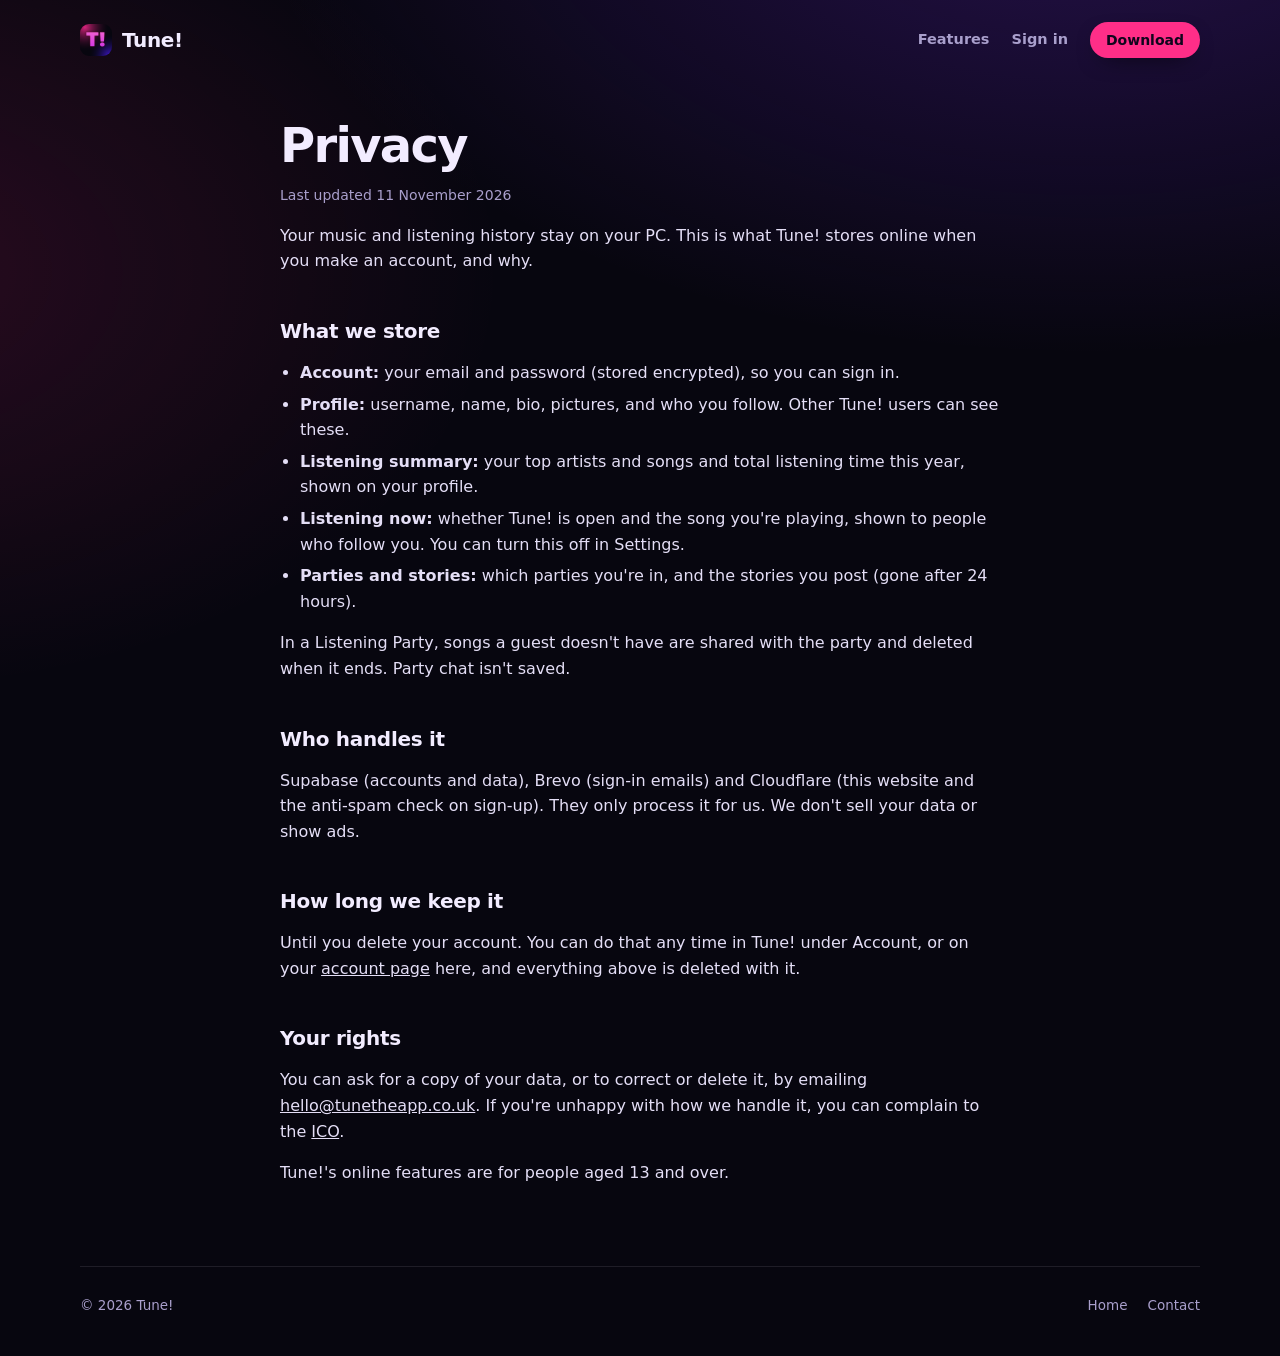
<file: privacy.html>
<!doctype html>
<html lang="en">
  <head>
    <meta charset="utf-8" />
    <meta http-equiv="Content-Security-Policy" content="default-src 'self'; script-src 'self' https://cdn.jsdelivr.net https://challenges.cloudflare.com; style-src 'self' 'unsafe-inline' https://fonts.googleapis.com; font-src 'self' https://fonts.gstatic.com; img-src 'self' data: blob: https://dhawbwlaiypaddpnjaav.supabase.co; connect-src 'self' https://dhawbwlaiypaddpnjaav.supabase.co wss://dhawbwlaiypaddpnjaav.supabase.co https://api.github.com https://cdn.jsdelivr.net https://challenges.cloudflare.com; frame-src https://challenges.cloudflare.com; object-src 'none'; base-uri 'self'; form-action 'self'" />
    <meta name="viewport" content="width=device-width, initial-scale=1" />
    <title>Privacy · Tune!</title>
    <meta name="description" content="What Tune! stores about you, where, and how to delete it." />
    <link rel="icon" href="/img/favicon.png" />
    <link rel="preconnect" href="https://fonts.googleapis.com" />
    <link rel="preconnect" href="https://fonts.gstatic.com" crossorigin />
    <link href="https://fonts.googleapis.com/css2?family=Unbounded:wght@600;700;800&display=swap" rel="stylesheet" />
    <link rel="stylesheet" href="/style.css?v=14" />
  </head>
  <body>
    <div class="wrap">
      <header class="top">
        <a class="brand" href="/"><img src="/img/icon.png" alt="" />Tune!</a>
        <nav>
          <a class="hide-sm" href="/#features">Features</a>
          <span data-account></span>
          <a class="btn small" href="/">Download</a>
        </nav>
      </header>

      <main class="doc">
        <h1>Privacy</h1>
        <p class="meta">Last updated 11 November 2026</p>

        <p>Your music and listening history stay on your PC. This is what Tune! stores online when you make an account, and why.</p>

        <h2>What we store</h2>
        <ul>
          <li><strong>Account:</strong> your email and password (stored encrypted), so you can sign in.</li>
          <li><strong>Profile:</strong> username, name, bio, pictures, and who you follow. Other Tune! users can see these.</li>
          <li><strong>Listening summary:</strong> your top artists and songs and total listening time this year, shown on your profile.</li>
          <li><strong>Listening now:</strong> whether Tune! is open and the song you're playing, shown to people who follow you. You can turn this off in Settings.</li>
          <li><strong>Parties and stories:</strong> which parties you're in, and the stories you post (gone after 24 hours).</li>
        </ul>
        <p>In a Listening Party, songs a guest doesn't have are shared with the party and deleted when it ends. Party chat isn't saved.</p>

        <h2>Who handles it</h2>
        <p>
          Supabase (accounts and data), Brevo (sign-in emails) and Cloudflare (this website and the anti-spam check on sign-up).
          They only process it for us. We don't sell your data or show ads.
        </p>

        <h2>How long we keep it</h2>
        <p>Until you delete your account. You can do that any time in Tune! under Account, or on your <a href="/account">account page</a> here, and everything above is deleted with it.</p>

        <h2>Your rights</h2>
        <p>
          You can ask for a copy of your data, or to correct or delete it, by emailing
          <a href="mailto:hello@tunetheapp.co.uk">hello@tunetheapp.co.uk</a>. If you're unhappy with how we handle it, you can
          complain to the <a href="https://ico.org.uk/make-a-complaint/">ICO</a>.
        </p>
        <p>Tune!'s online features are for people aged 13 and over.</p>
      </main>

      <footer>
        <span>© 2026 Tune!</span>
        <nav>
          <a href="/">Home</a>
          <a href="mailto:hello@tunetheapp.co.uk">Contact</a>
        </nav>
      </footer>
    </div>
    <script type="module" src="/js/tune.js?v=5"></script>
  </body>
</html>
</file>
<file: style.css>
/* Tune! website: the app's own dark neon, on a page. */
:root {
  --void: #07060f;
  --midnight: #0e1030;
  --deep: #1a0b33;
  --violet: #7b2ff7;
  --pink: #ff2e88;
  --cyan: #22e4ff;
  --text: #f2ecff;
  --muted: #a99fcc;
  --line: color-mix(in oklab, var(--text) 10%, transparent);
  --display: "Unbounded", "Segoe UI Variable Display", system-ui, sans-serif;
  --body: "Segoe UI Variable Text", "Segoe UI", system-ui, -apple-system, sans-serif;
  --ease: cubic-bezier(0.16, 1, 0.3, 1);
  color-scheme: dark;
}

* {
  box-sizing: border-box;
}
[hidden] {
  display: none !important;
}
html {
  background: var(--void);
}
body {
  margin: 0;
  min-height: 100vh;
  background:
    radial-gradient(1200px 700px at 85% -10%, color-mix(in oklab, var(--violet) 26%, transparent), transparent 70%),
    radial-gradient(900px 600px at -10% 20%, color-mix(in oklab, var(--pink) 14%, transparent), transparent 70%),
    var(--void);
  color: var(--text);
  font: 16px/1.6 var(--body);
  -webkit-font-smoothing: antialiased;
}
a {
  color: inherit;
}
img {
  max-width: 100%;
  display: block;
}
.sr-only {
  position: absolute;
  width: 1px;
  height: 1px;
  overflow: hidden;
  clip-path: inset(50%);
  white-space: nowrap;
}
.wrap {
  width: min(1120px, 100% - 32px);
  margin-inline: auto;
}

/* ── Top bar ── */
.top {
  display: flex;
  align-items: center;
  gap: 24px;
  padding: 22px 0;
}
.brand {
  display: flex;
  align-items: center;
  gap: 10px;
  text-decoration: none;
  font: 800 20px var(--display);
  letter-spacing: -0.02em;
}
.brand img {
  width: 32px;
  height: 32px;
  border-radius: 9px;
}
.top nav {
  margin-left: auto;
  display: flex;
  align-items: center;
  gap: 22px;
  font-size: 14.5px;
  font-weight: 600;
}
.top nav a:not(.btn) {
  color: var(--muted);
  text-decoration: none;
  transition: color 0.2s;
}
.top nav a:not(.btn):hover {
  color: var(--text);
}

/* ── Buttons ── */
.btn {
  display: inline-flex;
  align-items: center;
  justify-content: center;
  gap: 10px;
  min-height: 44px;
  padding: 0 22px;
  border: 0;
  border-radius: 999px;
  background: var(--pink);
  color: #10051c;
  font: 700 15px var(--body);
  text-decoration: none;
  cursor: pointer;
  box-shadow: 0 8px 24px -12px #000;
  transition:
    transform 0.35s var(--ease),
    box-shadow 0.35s var(--ease);
}
.btn:hover {
  transform: translateY(-2px);
  box-shadow: 0 14px 30px -12px #000;
}
.btn.small {
  min-height: 36px;
  padding: 0 16px;
  font-size: 14px;
}
.btn.ghost {
  background: transparent;
  color: var(--text);
  box-shadow: inset 0 0 0 1.5px color-mix(in oklab, var(--text) 22%, transparent);
}
.btn.ghost:hover {
  box-shadow: inset 0 0 0 1.5px color-mix(in oklab, var(--text) 50%, transparent);
}
.btn svg {
  width: 18px;
  height: 18px;
}

/* ── Hero ── */
.hero {
  padding: 72px 0 40px;
  text-align: center;
}
.hero h1 {
  margin: 0 auto;
  max-width: 900px;
  font: 800 clamp(40px, 7.4vw, 88px) / 1 var(--display);
  letter-spacing: -0.045em;
}
.hero h1 em {
  font-style: normal;
  color: var(--pink);
  white-space: nowrap;
}
.hero p.lede {
  margin: 26px auto 0;
  max-width: 560px;
  font-size: clamp(16px, 2vw, 19px);
  color: var(--muted);
}
.cta {
  margin-top: 34px;
  display: flex;
  flex-wrap: wrap;
  justify-content: center;
  gap: 12px;
}
.fine.install-note {
  margin: 4px auto 0;
  max-width: 460px;
  font-size: 12.5px;
  opacity: 0.85;
}
.fine.install-note strong {
  color: var(--text);
}
.fine {
  margin-top: 14px;
  font-size: 13px;
  color: var(--muted);
}

/* The app, floating in its own glow. */
.shot {
  position: relative;
  margin: 56px auto 0;
}
.shot::before {
  content: "";
  position: absolute;
  inset: 8% 6% -6%;
  background: linear-gradient(110deg, var(--pink), var(--violet), var(--cyan));
  filter: blur(70px);
  opacity: 0.32;
  z-index: -1;
}
.shot img {
  width: 100%;
  height: auto;
  border-radius: 16px;
  box-shadow:
    0 40px 100px -30px #000,
    0 0 0 1px var(--line);
}

/* ── Features ── */
.features {
  padding: 120px 0 20px;
}
.features > h2 {
  margin: 0 auto 72px;
  max-width: 760px;
  text-align: center;
  font: 800 clamp(30px, 4.6vw, 52px) / 1.05 var(--display);
  letter-spacing: -0.035em;
  text-wrap: balance;
}
.features h3 {
  margin: 0 0 12px;
  font: 700 clamp(26px, 3.2vw, 38px) / 1.08 var(--display);
  letter-spacing: -0.03em;
  text-wrap: balance;
}
.features h3 span {
  color: var(--c);
}
.features p {
  margin: 0;
  color: var(--muted);
  max-width: 60ch;
}

/* Two big rows: words on one side, the feature drawn on the other. */
.row {
  display: grid;
  grid-template-columns: minmax(0, 1fr) minmax(0, 1.1fr);
  align-items: center;
  gap: 56px;
  margin-bottom: 110px;
}
.row.flip .copy {
  order: 2;
}
.ticks {
  margin: 22px 0 0;
  padding: 0;
  list-style: none;
  display: grid;
  gap: 10px;
  font-size: 15px;
}
.ticks li {
  display: flex;
  gap: 12px;
  align-items: baseline;
}
.ticks li::before {
  content: "";
  flex: none;
  width: 8px;
  height: 8px;
  border-radius: 50%;
  translate: 0 -1px;
  background: var(--pink);
}
.row.flip .ticks li::before {
  background: var(--cyan);
}
.vis {
  position: relative;
  min-height: 340px;
  border-radius: 28px;
  overflow: hidden;
  box-shadow:
    0 30px 80px -40px #000,
    inset 0 0 0 1px var(--line);
}

/* A party, live. */
.party-vis {
  display: grid;
  place-items: center;
  padding: 36px;
  background:
    radial-gradient(70% 80% at 20% 10%, color-mix(in oklab, var(--pink) 34%, transparent), transparent 70%),
    radial-gradient(60% 70% at 90% 100%, color-mix(in oklab, var(--violet) 40%, transparent), transparent 70%),
    var(--midnight);
}
.party-card {
  width: min(380px, 100%);
  padding: 24px;
  border-radius: 22px;
  background: color-mix(in oklab, var(--void) 72%, transparent);
  box-shadow:
    0 20px 50px -24px #000,
    inset 0 0 0 1px var(--line);
  display: grid;
  gap: 18px;
}
.live {
  display: inline-flex;
  align-items: center;
  gap: 8px;
  font-size: 12.5px;
  font-weight: 700;
  color: color-mix(in oklab, var(--pink) 55%, var(--text));
}
.live i {
  width: 8px;
  height: 8px;
  border-radius: 50%;
  background: var(--pink);
}
.code {
  display: flex;
  gap: 6px;
}
.code b {
  flex: 1;
  display: grid;
  place-items: center;
  aspect-ratio: 4 / 5;
  border-radius: 10px;
  background: color-mix(in oklab, var(--text) 7%, transparent);
  font: 800 clamp(20px, 2.4vw, 28px) var(--display);
}
.faces {
  display: flex;
}
.faces span {
  width: 42px;
  height: 42px;
  margin-right: -10px;
  display: grid;
  place-items: center;
  border-radius: 50%;
  border: 3px solid var(--void);
  background: var(--a);
  color: #10051c;
  font: 800 15px var(--display);
}
.sync {
  display: grid;
  grid-template-columns: auto 1fr;
  align-items: center;
  gap: 8px 12px;
  font-size: 12px;
  color: var(--muted);
}
.wave {
  height: 22px;
  display: flex;
  align-items: center;
  gap: 4px;
}
.wave i {
  flex: 1;
  height: 30%;
  border-radius: 3px;
  background: linear-gradient(var(--pink), var(--violet));
  animation: beat 1.1s ease-in-out infinite;
}
.wave i:nth-child(3n) {
  animation-delay: -0.3s;
}
.wave i:nth-child(3n + 1) {
  animation-delay: -0.65s;
}
.wave i:nth-child(4n) {
  animation-duration: 0.9s;
}
@keyframes beat {
  50% {
    height: 100%;
  }
}
.bubble {
  position: absolute;
  padding: 8px 14px;
  border-radius: 16px 16px 16px 4px;
  font-size: 13px;
  font-weight: 700;
  background: var(--text);
  color: #10051c;
  box-shadow: 0 12px 26px -12px #000;
}
.b1 {
  top: 14%;
  right: 8%;
  rotate: 4deg;
}
.b2 {
  bottom: 12%;
  left: 7%;
  rotate: -3deg;
  background: var(--cyan);
}

/* Lyrics lighting up word by word. */
.lyric-vis {
  display: grid;
  align-content: center;
  gap: 14px;
  padding: 40px 44px;
  background:
    radial-gradient(70% 90% at 100% 0%, color-mix(in oklab, var(--cyan) 22%, transparent), transparent 70%),
    var(--midnight);
}
.lyric-vis .l {
  margin: 0;
  max-width: none;
  font: 700 clamp(20px, 2.4vw, 28px) / 1.2 var(--display);
  letter-spacing: -0.02em;
}
.lyric-vis .past {
  color: color-mix(in oklab, var(--text) 30%, transparent);
}
.lyric-vis .next {
  color: color-mix(in oklab, var(--text) 42%, transparent);
}
.lyric-vis .next2 {
  color: color-mix(in oklab, var(--text) 22%, transparent);
}
.lyric-vis .now {
  font-size: clamp(26px, 3.3vw, 40px);
  color: color-mix(in oklab, var(--text) 36%, transparent);
}
.lyric-vis .now span {
  display: inline-block;
  animation: sing 4.8s var(--ease) infinite;
}
.lyric-vis .now span:nth-child(2) {
  animation-delay: 0.35s;
}
.lyric-vis .now span:nth-child(3) {
  animation-delay: 0.7s;
}
.lyric-vis .now span:nth-child(4) {
  animation-delay: 1.05s;
}
.lyric-vis .now span:nth-child(5) {
  animation-delay: 1.3s;
}
.lyric-vis .now span:nth-child(6) {
  animation-delay: 1.6s;
}
@keyframes sing {
  0% {
    color: color-mix(in oklab, var(--text) 36%, transparent);
  }
  6%,
  70% {
    color: var(--cyan);
    translate: 0 -2px;
  }
  85%,
  100% {
    color: var(--text);
    translate: 0 0;
  }
}

/* The rest, sized by how much there is to show. */
.bento {
  display: grid;
  grid-template-columns: repeat(6, minmax(0, 1fr));
  grid-auto-rows: minmax(230px, auto);
  gap: 18px;
}
.tile {
  position: relative;
  overflow: hidden;
  padding: 28px;
  border-radius: 24px;
  background: color-mix(in oklab, var(--midnight) 65%, transparent);
  box-shadow: inset 0 0 0 1px var(--line);
  display: flex;
  flex-direction: column;
}
.tile h3 {
  font-size: 23px;
  margin-bottom: 8px;
}
.tile p {
  font-size: 15px;
}
.tile a {
  color: var(--text);
  font-weight: 700;
  text-underline-offset: 3px;
}
.lucid {
  grid-column: span 3;
  grid-row: span 2;
  min-height: 480px;
  justify-content: space-between;
  background: #0b0418;
}
.lucid-bg {
  position: absolute;
  inset: 0;
  filter: blur(46px) saturate(1.3);
  opacity: 0.9;
}
.lucid-bg i {
  position: absolute;
  width: 62%;
  aspect-ratio: 1;
  border-radius: 50%;
  animation: drift 14s ease-in-out infinite alternate;
}
.lucid-bg i:nth-child(1) {
  left: -14%;
  top: 30%;
  background: var(--pink);
}
.lucid-bg i:nth-child(2) {
  right: -16%;
  top: -10%;
  background: var(--violet);
  animation-delay: -5s;
}
.lucid-bg i:nth-child(3) {
  right: 4%;
  bottom: -30%;
  background: #ff8a3d;
  animation-delay: -9s;
  opacity: 0.8;
}
@keyframes drift {
  to {
    translate: 12% -10%;
    scale: 1.15;
  }
}
.tile-copy,
.lucid-line {
  position: relative;
}
.lucid .tile-copy p {
  color: color-mix(in oklab, var(--text) 82%, transparent);
}
.tile .lucid-line {
  margin: 24px 0 0;
  max-width: none;
  font: 800 clamp(44px, 6vw, 76px) / 0.92 var(--display);
  letter-spacing: -0.04em;
  color: var(--text);
  text-shadow: 0 10px 40px color-mix(in oklab, #000 40%, transparent);
}
.keys,
.mini {
  grid-column: span 3;
}
.recap {
  grid-column: span 2;
}
.friends {
  grid-column: span 4;
  justify-content: flex-end;
  background:
    radial-gradient(60% 100% at 100% 0%, color-mix(in oklab, #ffd23f 22%, transparent), transparent 70%),
    color-mix(in oklab, var(--midnight) 65%, transparent);
}
.keys,
.mini,
.recap {
  justify-content: space-between;
}
.chips {
  margin-top: 22px;
  display: flex;
  flex-wrap: wrap;
  gap: 8px;
}
.chip {
  display: inline-flex;
  align-items: baseline;
  gap: 6px;
  padding: 8px 14px;
  border-radius: 999px;
  background: color-mix(in oklab, #b8ff3c 12%, transparent);
  box-shadow: inset 0 0 0 1px color-mix(in oklab, #b8ff3c 30%, transparent);
  font-size: 13px;
  color: var(--muted);
}
.chip b {
  font: 800 17px var(--display);
  color: var(--text);
}
.chip.ok {
  align-items: center;
  color: #b8ff3c;
  font-weight: 700;
}
.chip svg {
  width: 15px;
  height: 15px;
  fill: none;
  stroke: currentColor;
  stroke-width: 2.6;
  stroke-linecap: round;
  stroke-linejoin: round;
}
.mini-vis {
  margin-top: 22px;
  display: flex;
  align-items: center;
  gap: 12px;
  padding: 10px;
  border-radius: 16px;
  background: color-mix(in oklab, var(--void) 70%, transparent);
  box-shadow:
    0 16px 34px -18px #000,
    inset 0 0 0 1px var(--line);
}
.mini-vis .art {
  flex: none;
  width: 46px;
  height: 46px;
  border-radius: 10px;
  background: linear-gradient(135deg, var(--cyan), var(--violet));
}
.mini-text {
  display: grid;
  min-width: 0;
  font-size: 14px;
}
.mini-text small {
  color: var(--muted);
}
.mini-btns {
  margin-left: auto;
  display: flex;
  gap: 8px;
  align-items: center;
}
.mini-btns i {
  width: 10px;
  height: 10px;
  border-radius: 3px;
  background: color-mix(in oklab, var(--text) 40%, transparent);
}
.mini-btns i.play {
  width: 32px;
  height: 32px;
  border-radius: 50%;
  background: var(--text);
}
.bars {
  margin-top: 22px;
  height: 70px;
  display: flex;
  align-items: flex-end;
  gap: 6px;
}
.bars i {
  flex: 1;
  height: var(--h);
  border-radius: 4px 4px 2px 2px;
  background: color-mix(in oklab, var(--pink) 55%, var(--violet));
}
.bars i:nth-child(6) {
  background: var(--pink);
}
.formats {
  margin-top: 18px;
  padding: 22px 28px;
  border-radius: 20px;
  display: flex;
  flex-wrap: wrap;
  justify-content: space-between;
  gap: 10px 32px;
  box-shadow: inset 0 0 0 1px var(--line);
}
.formats p {
  max-width: none;
  font-size: 15px;
}
.formats strong {
  color: var(--text);
}
@media (max-width: 860px) {
  .row {
    grid-template-columns: minmax(0, 1fr);
    gap: 28px;
    margin-bottom: 80px;
  }
  .row.flip .copy {
    order: 0;
  }
  .vis {
    min-height: 300px;
  }
  .bento {
    grid-template-columns: minmax(0, 1fr);
  }
  .tile,
  .lucid,
  .keys,
  .mini,
  .recap,
  .friends {
    grid-column: auto;
    grid-row: auto;
  }
  .lucid {
    min-height: 400px;
  }
}
@media (max-width: 480px) {
  .lyric-vis {
    padding: 28px 24px;
  }
  .party-vis {
    padding: 24px 16px;
  }
  .bubble {
    display: none;
  }
}

/* ── Closing band ── */
.band {
  margin: 80px 0 0;
  padding: 64px 24px;
  border-radius: 28px;
  text-align: center;
  background:
    radial-gradient(80% 140% at 50% 0%, color-mix(in oklab, var(--violet) 40%, transparent), transparent 70%),
    color-mix(in oklab, var(--midnight) 70%, transparent);
  box-shadow: inset 0 0 0 1px var(--line);
}
.band h2 {
  margin: 0;
  font: 800 clamp(28px, 4.4vw, 46px) / 1.05 var(--display);
  letter-spacing: -0.035em;
}

/* ── Footer ── */
footer {
  margin-top: 80px;
  padding: 28px 0 40px;
  border-top: 1px solid var(--line);
  display: flex;
  flex-wrap: wrap;
  gap: 12px 24px;
  font-size: 13.5px;
  color: var(--muted);
}
footer nav {
  margin-left: auto;
  display: flex;
  gap: 20px;
}
footer a {
  text-decoration: none;
}
footer a:hover {
  color: var(--text);
}

/* ── Reading pages (privacy) ── */
.doc {
  max-width: 720px;
  margin: 40px auto 0;
}
.doc h1 {
  font: 800 clamp(32px, 5vw, 48px) / 1.05 var(--display);
  letter-spacing: -0.035em;
  margin: 0 0 8px;
}
.doc h2 {
  font: 700 20px/1.3 var(--display);
  letter-spacing: -0.015em;
  margin: 44px 0 10px;
}
.doc p,
.doc li {
  color: color-mix(in oklab, var(--text) 82%, var(--muted));
}
.doc ul {
  padding-left: 20px;
}
.doc li + li {
  margin-top: 6px;
}
.doc .meta {
  color: var(--muted);
  font-size: 14px;
}
.doc code {
  font-size: 0.92em;
  padding: 1px 6px;
  border-radius: 6px;
  background: color-mix(in oklab, var(--text) 8%, transparent);
}

/* ── Link pages: a party invite or a profile ── */
.card-page {
  min-height: calc(100vh - 180px);
  display: grid;
  place-items: center;
  padding: 24px 0 60px;
}
.card-page > div {
  width: min(440px, 100%);
}
.card {
  width: 100%;
  overflow: hidden;
  border-radius: 26px;
  background: color-mix(in oklab, var(--midnight) 80%, transparent);
  box-shadow:
    0 40px 100px -40px #000,
    inset 0 0 0 1px var(--line);
  text-align: center;
  animation: rise 0.7s var(--ease) both;
}
@keyframes rise {
  from {
    opacity: 0;
    transform: translateY(16px) scale(0.98);
  }
}
.card .banner {
  position: relative;
  overflow: hidden;
  height: 130px;
  background: linear-gradient(120deg, var(--accent, var(--pink)), var(--violet));
  background-size: cover;
  background-position: center;
}
.card .body {
  /* Above the banner (which is positioned for its effects), so the picture overlapping it
     isn't drawn underneath. */
  position: relative;
  z-index: 1;
  padding: 0 28px 30px;
}
.card .avatar {
  width: 104px;
  height: 104px;
  margin: -52px auto 0;
  border-radius: 50%;
  border: 5px solid var(--midnight);
  box-shadow: 0 0 0 5px var(--accent, var(--pink));
  background: linear-gradient(135deg, var(--accent, var(--pink)), var(--violet));
  display: grid;
  place-items: center;
  font: 800 38px var(--display);
  color: #10051c;
  overflow: hidden;
  position: relative;
}
.card .avatar img {
  width: 100%;
  height: 100%;
  object-fit: cover;
}
/* Cosmetics (cosmetics.css): the ring wraps the picture, so the overlap moves to it. */
.card .ringwrap {
  display: grid;
  width: fit-content;
  margin: -52px auto 0;
}
.card .ringwrap .avatar {
  margin: 0;
}
.card .chips {
  margin: 10px 0 0;
  display: flex;
  flex-wrap: wrap;
  justify-content: center;
  gap: 6px;
}
.card .chip {
  display: inline-flex;
  align-items: center;
  gap: 4px;
  height: 24px;
  padding: 0 10px;
  border-radius: 999px;
  background: rgba(255, 255, 255, 0.08);
  font-size: 12px;
  font-weight: 800;
}
.card .chip.lvl {
  background: color-mix(in oklab, var(--accent, var(--pink)) 24%, transparent);
}
.card .chip.badge {
  background: color-mix(in oklab, var(--tc) 14%, transparent);
  box-shadow: inset 0 0 0 1px color-mix(in oklab, var(--tc) 60%, transparent);
}
.card .chip.fire {
  background: rgba(255, 140, 30, 0.16);
  color: #ffc266;
}
.card .no-banner {
  padding-top: 34px;
}
.card .no-banner .avatar {
  margin-top: 0;
}
.card h1 {
  margin: 14px 0 0;
  font: 800 26px/1.15 var(--display);
  letter-spacing: -0.025em;
  overflow-wrap: anywhere;
}
.card .handle {
  color: var(--muted);
  font-weight: 600;
}
.card .bio {
  margin: 12px 0 0;
}
.card .stats {
  margin: 18px 0 0;
  display: flex;
  justify-content: center;
  gap: 26px;
  font-size: 14px;
  color: var(--muted);
}
.card .stats b {
  display: block;
  color: var(--text);
  font: 700 19px var(--display);
}
/* Links to other profiles, and the profile song */
.card .sites {
  margin: 18px 0 0;
  display: flex;
  flex-wrap: wrap;
  justify-content: center;
  gap: 8px;
}
.card .site {
  display: inline-flex;
  align-items: center;
  gap: 7px;
  max-width: 220px;
  height: 34px;
  padding: 0 13px 0 10px;
  border-radius: 999px;
  background: color-mix(in oklab, var(--b) 13%, transparent);
  box-shadow: inset 0 0 0 1px color-mix(in oklab, var(--b) 30%, transparent);
  color: var(--text);
  font-weight: 700;
  font-size: 13px;
  text-decoration: none;
  transition:
    background 0.15s,
    transform 0.15s;
}
.card .site svg {
  flex: none;
  color: var(--b);
}
.card .site span {
  overflow: hidden;
  white-space: nowrap;
  text-overflow: ellipsis;
}
.card .site:hover {
  background: color-mix(in oklab, var(--b) 24%, transparent);
  transform: translateY(-1px);
}
.card .feat {
  margin: 20px auto 0;
  width: fit-content;
  max-width: 100%;
  display: grid;
  grid-template-columns: auto minmax(0, 1fr);
  align-items: center;
  gap: 16px;
  text-align: left;
}
.card .feat-rec {
  position: relative;
  width: 136px;
  height: 84px;
}
.card .feat-sleeve,
.card .feat-disc {
  position: absolute;
  top: 0;
  width: 84px;
  height: 84px;
}
.card .feat-sleeve {
  left: 0;
  z-index: 1;
  display: grid;
  place-items: center;
  overflow: hidden;
  border-radius: 6px;
  background: linear-gradient(135deg, color-mix(in oklab, var(--accent, var(--pink)) 60%, var(--midnight)), var(--midnight));
  box-shadow: 0 14px 28px -12px #000, 0 0 0 1px rgba(255, 255, 255, 0.1);
  font-size: 30px;
  transform: rotate(-4deg);
  transition: transform 0.5s;
}
.card .feat-sleeve img,
.card .feat-label img {
  width: 100%;
  height: 100%;
  object-fit: cover;
}
.card .feat-disc {
  left: 42px;
  border-radius: 50%;
  background: repeating-radial-gradient(circle, #0c0b10 0 1.5px, #19171f 1.5px 3px), #0c0b10;
  box-shadow: 0 10px 24px -10px #000, 0 0 26px -6px color-mix(in oklab, var(--accent, var(--pink)) 70%, transparent);
  animation: feat-spin 6s linear infinite;
  transition: left 0.5s;
}
.card .feat-disc::after {
  content: "";
  position: absolute;
  inset: 0;
  border-radius: 50%;
  background: conic-gradient(from 30deg, transparent, rgba(255, 255, 255, 0.14) 8%, transparent 18%, transparent 50%, rgba(255, 255, 255, 0.1) 58%, transparent 68%);
}
.card .feat-label {
  position: absolute;
  inset: 31%;
  overflow: hidden;
  border-radius: 50%;
  background: var(--accent, var(--pink));
  box-shadow: 0 0 0 2px #0c0b10;
}
.card .feat:hover .feat-disc {
  left: 52px;
  animation-duration: 2.2s;
}
.card .feat:hover .feat-sleeve {
  transform: rotate(-7deg) translateX(-3px);
}
@keyframes feat-spin {
  to {
    rotate: 360deg;
  }
}
.card .feat-words {
  display: grid;
  min-width: 0;
  gap: 1px;
}
.card .feat-words small {
  margin-bottom: 3px;
  font-size: 10.5px;
  font-weight: 800;
  letter-spacing: 0.16em;
  text-transform: uppercase;
  color: var(--accent, var(--pink));
}
.card .feat-words b {
  font: 800 18px/1.2 var(--display);
  overflow-wrap: anywhere;
}
.card .feat-words span {
  font-size: 13px;
  color: var(--muted);
}
@media (prefers-reduced-motion: reduce) {
  .card .feat-disc {
    animation: none;
  }
}
.card .code {
  margin: 18px 0 4px;
  font: 800 44px var(--display);
  letter-spacing: 0.14em;
  color: var(--text);
}
.card .actions {
  margin-top: 24px;
  display: grid;
  gap: 10px;
}
.card .hint {
  margin: 14px 0 0;
  font-size: 13px;
  color: var(--muted);
}
.pill-tag {
  display: inline-block;
  margin-top: 30px;
  padding: 4px 12px;
  border-radius: 999px;
  font-size: 12px;
  font-weight: 700;
  letter-spacing: 0.08em;
  text-transform: uppercase;
  background: color-mix(in oklab, var(--pink) 18%, transparent);
  color: color-mix(in oklab, var(--pink) 60%, var(--text));
}
.pill-tag.off {
  background: color-mix(in oklab, var(--text) 10%, transparent);
  color: var(--muted);
}
.spinner {
  width: 28px;
  height: 28px;
  margin: 40px auto;
  border-radius: 50%;
  border: 3px solid color-mix(in oklab, var(--text) 15%, transparent);
  border-top-color: var(--pink);
  animation: spin 0.8s linear infinite;
}
@keyframes spin {
  to {
    transform: rotate(1turn);
  }
}

@media (prefers-reduced-motion: reduce) {
  *,
  *::before,
  *::after {
    animation: none !important;
    transition: none !important;
  }
}
@media (max-width: 560px) {
  .top nav a.hide-sm {
    display: none;
  }
  .hero {
    padding-top: 40px;
  }
}

.dev-badge {
  display: inline-block;
  vertical-align: middle;
  margin-left: 6px;
  padding: 3px 10px;
  border-radius: 999px;
  font: 800 11px var(--body);
  letter-spacing: 0.06em;
  text-transform: uppercase;
  color: color-mix(in oklab, var(--cyan) 75%, var(--text));
  background: color-mix(in oklab, var(--cyan) 18%, transparent);
  box-shadow: inset 0 0 0 1px color-mix(in oklab, var(--cyan) 45%, transparent);
}

/* ── Browser bits, in Tune!'s colours ── */
::selection {
  background: color-mix(in oklab, var(--pink) 55%, transparent);
  color: var(--text);
}
:focus-visible {
  outline: 2px solid var(--cyan);
  outline-offset: 3px;
}
html {
  scrollbar-color: color-mix(in oklab, var(--text) 22%, transparent) var(--void);
}

/* ── Your account, top right ── */
[data-account] {
  display: contents;
}
.signin-link {
  font-weight: 700;
}
.me-menu {
  position: relative;
}
.me-btn {
  display: grid;
  padding: 0;
  border: 0;
  border-radius: 50%;
  background: none;
  cursor: pointer;
  box-shadow: 0 0 0 2px color-mix(in oklab, var(--text) 18%, transparent);
  transition: box-shadow 0.2s;
}
.me-btn:hover,
.me-btn[aria-expanded="true"] {
  box-shadow: 0 0 0 2px var(--pink);
}
.av {
  width: var(--s);
  height: var(--s);
  flex: none;
  display: grid;
  place-items: center;
  overflow: hidden;
  border-radius: 50%;
  background: linear-gradient(135deg, var(--a, var(--pink)), var(--violet));
  color: #10051c;
  font: 800 calc(var(--s) * 0.42) var(--display);
}
.av img {
  width: 100%;
  height: 100%;
  object-fit: cover;
}
.menu {
  position: absolute;
  top: calc(100% + 10px);
  right: 0;
  z-index: 50;
  width: 230px;
  padding: 8px;
  border-radius: 16px;
  background: color-mix(in oklab, var(--midnight) 94%, var(--void));
  box-shadow:
    0 24px 60px -18px #000,
    inset 0 0 0 1px var(--line);
  display: grid;
  animation: rise 0.25s var(--ease) both;
}
.menu-who {
  display: grid;
  padding: 8px 10px 10px;
  margin-bottom: 4px;
  border-bottom: 1px solid var(--line);
  font-size: 14px;
  overflow-wrap: anywhere;
}
.menu-who span {
  color: var(--muted);
  font-weight: 500;
}
.menu a,
.menu button {
  display: block;
  padding: 9px 10px;
  border: 0;
  border-radius: 10px;
  background: none;
  color: var(--text) !important;
  font: 600 14px var(--body);
  text-align: left;
  text-decoration: none;
  cursor: pointer;
}
.menu a:hover,
.menu button:hover {
  background: color-mix(in oklab, var(--text) 8%, transparent);
}

/* ── Forms ── */
.sub {
  margin: 8px 0 0;
  color: var(--muted);
}
.form {
  display: grid;
  gap: 16px;
}
.field {
  display: grid;
  gap: 7px;
  margin: 0;
  padding: 0;
  border: 0;
  min-width: 0;
}
.field > span,
.field legend {
  padding: 0;
  font-size: 13.5px;
  font-weight: 700;
}
.field small {
  font-size: 12.5px;
  color: var(--muted);
}
.field small.bad {
  color: color-mix(in oklab, var(--pink) 75%, var(--text));
}
.field small.good {
  color: #b8ff3c;
}
.row-label {
  display: flex;
  justify-content: space-between;
}
.row-label em {
  font-style: normal;
  font-weight: 500;
  color: var(--muted);
  font-variant-numeric: tabular-nums;
}
input:not([type="file"]),
textarea {
  width: 100%;
  min-height: 46px;
  padding: 11px 14px;
  border: 0;
  border-radius: 12px;
  background: color-mix(in oklab, var(--void) 70%, transparent);
  box-shadow: inset 0 0 0 1.5px color-mix(in oklab, var(--text) 14%, transparent);
  color: var(--text);
  font: 500 15px var(--body);
  caret-color: var(--pink);
  transition: box-shadow 0.2s;
}
textarea {
  resize: vertical;
  line-height: 1.5;
}
input::placeholder,
textarea::placeholder {
  color: color-mix(in oklab, var(--muted) 85%, transparent);
}
input:hover,
textarea:hover {
  box-shadow: inset 0 0 0 1.5px color-mix(in oklab, var(--text) 26%, transparent);
}
input:focus,
textarea:focus {
  outline: none;
  box-shadow: inset 0 0 0 2px var(--pink);
}
.code-input {
  font: 800 24px var(--display) !important;
  letter-spacing: 0.3em;
  text-align: center;
}
.at-input {
  position: relative;
  display: block;
}
.at-input i {
  position: absolute;
  left: 14px;
  top: 50%;
  translate: 0 -50%;
  font-style: normal;
  color: var(--muted);
}
.at-input input {
  padding-left: 32px;
}
.error {
  margin: 0;
  min-height: 0;
  font-size: 14px;
  font-weight: 600;
  color: color-mix(in oklab, var(--pink) 70%, var(--text));
}
.error:empty {
  display: none;
}
.btn.wide {
  width: 100%;
}
.btn:disabled {
  opacity: 0.55;
  cursor: default;
  transform: none;
}
.btn.danger {
  background: color-mix(in oklab, var(--pink) 16%, transparent);
  color: color-mix(in oklab, var(--pink) 60%, var(--text));
  box-shadow: inset 0 0 0 1.5px color-mix(in oklab, var(--pink) 50%, transparent);
}
.btn.danger:hover {
  background: var(--pink);
  color: #10051c;
}
.link {
  justify-self: center;
  padding: 4px;
  border: 0;
  background: none;
  color: var(--muted);
  font: 600 14px var(--body);
  text-decoration: underline;
  text-underline-offset: 3px;
  cursor: pointer;
}
.link:hover {
  color: var(--text);
}
.btns {
  display: flex;
  flex-wrap: wrap;
  gap: 10px;
}
.captcha-box {
  min-height: 65px;
}

/* ── Sign in ── */
.acct {
  min-height: calc(100vh - 220px);
  padding: 32px 0 20px;
}
.auth {
  width: min(420px, 100%);
  margin: 4vh auto 0;
  padding: 34px 30px;
  border-radius: 26px;
  background: color-mix(in oklab, var(--midnight) 78%, transparent);
  box-shadow:
    0 40px 100px -40px #000,
    inset 0 0 0 1px var(--line);
  animation: rise 0.5s var(--ease) both;
}
.auth h1,
.acct-head h1,
.people h1 {
  margin: 0;
  font: 800 clamp(28px, 4vw, 38px) / 1.05 var(--display);
  letter-spacing: -0.035em;
}
.auth .sub {
  margin-bottom: 24px;
}
.auth > .btn {
  margin-top: 24px;
}
.seg {
  display: grid;
  grid-template-columns: 1fr 1fr;
  gap: 4px;
  padding: 4px;
  margin-bottom: 22px;
  border-radius: 999px;
  background: color-mix(in oklab, var(--void) 70%, transparent);
  box-shadow: inset 0 0 0 1px var(--line);
}
.seg button {
  min-height: 38px;
  border: 0;
  border-radius: 999px;
  background: none;
  color: var(--muted);
  font: 700 14px var(--body);
  cursor: pointer;
}
.seg button[aria-selected="true"] {
  background: var(--text);
  color: #10051c;
}

/* ── Account page ── */
.acct-head {
  margin-bottom: 28px;
}
.acct-grid {
  display: grid;
  grid-template-columns: 300px minmax(0, 1fr);
  gap: 24px;
  align-items: start;
}
.preview-col {
  position: sticky;
  top: 24px;
  display: grid;
  gap: 12px;
}
.preview {
  width: 100%;
  animation: none;
}
.preview .banner {
  height: 96px;
}
.preview .body {
  padding: 0 22px 24px;
}
.avatar-slot {
  display: grid;
  justify-content: center;
  margin-top: -44px;
}
.avatar-slot .av {
  border: 4px solid var(--midnight);
  box-shadow: 0 0 0 5px var(--a, var(--pink));
  box-sizing: content-box;
}
.preview h3 {
  margin: 12px 0 0;
  font: 800 21px/1.15 var(--display);
  letter-spacing: -0.02em;
  overflow-wrap: anywhere;
}
.panels {
  display: grid;
  gap: 18px;
}
.panel {
  padding: 26px 28px;
  border-radius: 22px;
  background: color-mix(in oklab, var(--midnight) 65%, transparent);
  box-shadow: inset 0 0 0 1px var(--line);
}
.panel h2 {
  margin: 0 0 18px;
  font: 700 19px var(--display);
  letter-spacing: -0.015em;
}
.panel.form h2 {
  margin-bottom: 2px;
}
.pic-row {
  display: flex;
  align-items: center;
  gap: 14px;
}
.pic-row label {
  cursor: pointer;
}
.dots {
  display: flex;
  flex-wrap: wrap;
  gap: 10px;
}
.dot {
  width: 30px;
  height: 30px;
  padding: 0;
  border: 0;
  border-radius: 50%;
  background: var(--d);
  cursor: pointer;
  transition: transform 0.2s var(--ease);
}
.dot:hover {
  transform: scale(1.12);
}
.dot[aria-checked="true"] {
  box-shadow:
    0 0 0 3px var(--midnight),
    0 0 0 5px var(--text);
}
.save-row {
  display: flex;
  align-items: center;
  justify-content: flex-end;
  gap: 14px;
}
.saved {
  font-weight: 700;
  color: #b8ff3c;
}
.facts {
  margin: 0 0 18px;
}
.facts div {
  display: flex;
  gap: 14px;
}
.facts dt {
  color: var(--muted);
}
.facts dd {
  margin: 0;
  font-weight: 600;
  overflow-wrap: anywhere;
}
.split {
  display: flex;
  flex-wrap: wrap;
  align-items: center;
  justify-content: space-between;
  gap: 14px 24px;
}
.hint {
  margin: 0;
  max-width: 52ch;
  font-size: 14px;
  color: var(--muted);
}
.confirm-delete {
  margin-top: 20px;
  padding-top: 20px;
  border-top: 1px solid var(--line);
}
@media (max-width: 860px) {
  .acct-grid {
    grid-template-columns: minmax(0, 1fr);
  }
  .preview-col {
    position: static;
  }
}
@media (max-width: 480px) {
  .auth,
  .panel {
    padding: 24px 18px;
  }
}

/* ── Find people ── */
.people {
  width: min(720px, 100%);
  margin: 32px auto 0;
  min-height: calc(100vh - 260px);
}
.people .sub {
  margin-bottom: 26px;
}
.search {
  position: relative;
}
.search svg {
  position: absolute;
  left: 18px;
  top: 50%;
  translate: 0 -50%;
  width: 20px;
  height: 20px;
  fill: none;
  stroke: var(--muted);
  stroke-width: 2.2;
  stroke-linecap: round;
}
.search input {
  min-height: 56px;
  padding-left: 50px;
  border-radius: 999px;
  font-size: 16px;
}
.result-note {
  margin: 16px 4px 0;
  color: var(--muted);
  font-size: 14px;
}
.result-note:empty {
  display: none;
}
.results {
  list-style: none;
  margin: 18px 0 0;
  padding: 0;
  display: grid;
  gap: 6px;
}
.results li {
  display: flex;
  align-items: center;
  gap: 14px;
  padding: 10px 12px 10px 10px;
  border-radius: 18px;
  transition: background 0.2s;
}
.results li:hover {
  background: color-mix(in oklab, var(--text) 5%, transparent);
}
.who {
  flex: 1;
  min-width: 0;
  display: flex;
  align-items: center;
  gap: 14px;
  text-decoration: none;
}
.who > span:last-child {
  display: grid;
  min-width: 0;
}
.results .av,
.people .av {
  box-shadow:
    0 0 0 2px var(--void),
    0 0 0 4px var(--a, var(--pink));
}
.who strong {
  overflow: hidden;
  text-overflow: ellipsis;
  white-space: nowrap;
}
.who small {
  color: var(--muted);
  overflow: hidden;
  text-overflow: ellipsis;
  white-space: nowrap;
}
.you {
  font-size: 13px;
  font-weight: 700;
  color: var(--muted);
}
.follow {
  min-width: 104px;
}
.gate {
  padding: 30px;
  border-radius: 22px;
  background: color-mix(in oklab, var(--midnight) 65%, transparent);
  box-shadow: inset 0 0 0 1px var(--line);
  display: grid;
  gap: 18px;
}
.gate p {
  margin: 0;
}
@media (prefers-reduced-motion: reduce) {
  .lyric-vis .now span:nth-child(-n + 3) {
    color: var(--text);
  }
}

/* Friends listening, in the Friends tile. */
.activity {
  list-style: none;
  margin: 0 0 22px;
  padding: 0;
  display: grid;
  gap: 8px;
  max-width: 420px;
}
.activity li {
  display: flex;
  align-items: center;
  gap: 12px;
  padding: 8px 10px 8px 8px;
  border-radius: 14px;
  background: color-mix(in oklab, var(--void) 60%, transparent);
  box-shadow: inset 0 0 0 1px var(--line);
  font-size: 14px;
}
.activity li > span:nth-child(2) {
  display: grid;
  line-height: 1.3;
}
.activity small {
  color: var(--muted);
}
.eq {
  margin-left: auto;
  height: 16px;
  display: flex;
  align-items: flex-end;
  gap: 3px;
}
.eq i {
  width: 3px;
  height: 40%;
  border-radius: 2px;
  background: #ffd23f;
  animation: beat 0.9s ease-in-out infinite;
}
.eq i:nth-child(2) {
  animation-delay: -0.3s;
}
.eq i:nth-child(3) {
  animation-delay: -0.6s;
}
.pill {
  padding: 5px 12px;
  border-radius: 999px;
  font-size: 12.5px;
  font-weight: 800;
  background: color-mix(in oklab, var(--text) 12%, transparent);
}
.pill.hot {
  background: var(--pink);
  color: #10051c;
}
.card .chip svg {
  width: 13px;
  height: 13px;
  stroke-width: 1.9;
}
.card .chip.badge svg {
  color: var(--tc);
}

/* ── Account: your look (rings, banner effects, name styles) ── */
.avatar-slot.ringed .av {
  box-shadow: 0 0 0 4px var(--midnight);
}
.look-head {
  display: flex;
  align-items: baseline;
  justify-content: space-between;
}
.look-head h2 {
  margin-bottom: 6px;
}
.look .sub.small {
  margin: 0 0 16px;
  font-size: 14px;
  color: var(--muted);
}
.look .tabs {
  display: flex;
  gap: 6px;
  margin-bottom: 14px;
}
.look .tabs button {
  height: 34px;
  padding: 0 16px;
  border: none;
  border-radius: 999px;
  background: rgba(255, 255, 255, 0.06);
  color: var(--text);
  font: inherit;
  font-weight: 700;
  cursor: pointer;
}
.look .tabs button[aria-selected="true"] {
  background: var(--text);
  color: #10051c;
}
.looks {
  display: grid;
  grid-template-columns: repeat(auto-fill, minmax(104px, 1fr));
  gap: 8px;
}
.look-opt {
  display: grid;
  justify-items: center;
  gap: 6px;
  padding: 14px 6px 10px;
  border: none;
  border-radius: 14px;
  background: rgba(255, 255, 255, 0.04);
  box-shadow: inset 0 0 0 1px var(--line);
  color: var(--text);
  font: inherit;
  cursor: pointer;
  transition:
    background 0.2s,
    box-shadow 0.2s,
    transform 0.2s;
}
.look-opt:hover:not(:disabled) {
  background: rgba(255, 255, 255, 0.08);
  transform: translateY(-1px);
}
.look-opt[aria-checked="true"] {
  background: color-mix(in oklab, var(--accent, var(--pink)) 14%, transparent);
  box-shadow: inset 0 0 0 2px var(--accent, var(--pink));
}
.look-opt:disabled {
  cursor: default;
  opacity: 0.5;
}
.look-opt b {
  font-size: 13px;
}
.look-opt small {
  display: inline-flex;
  align-items: center;
  gap: 3px;
  font-size: 11px;
  color: var(--muted);
}
.look-opt .swatch {
  height: 44px;
  display: grid;
  place-items: center;
}
.look-opt .mini-av {
  display: block;
  width: 30px;
  height: 30px;
  border-radius: 50%;
  background: linear-gradient(135deg, var(--accent, var(--pink)), var(--violet, #7b2ff7));
}
.look-opt .mini-banner {
  position: relative;
  display: block;
  width: 84px;
  height: 40px;
  overflow: hidden;
  border-radius: 8px;
  background: linear-gradient(120deg, color-mix(in oklab, var(--accent, var(--pink)) 45%, #1a1240), #1a1240);
}
.look-opt .fx-name {
  font: 800 24px var(--display);
}
.dia-row:not(:empty) {
  margin-top: 12px;
}
.dia-row .dia {
  display: flex;
  align-items: center;
  gap: 12px;
  padding: 12px 14px;
  border-radius: 14px;
  background: linear-gradient(120deg, rgba(159, 243, 255, 0.1), rgba(201, 184, 255, 0.08));
  box-shadow: inset 0 0 0 1px rgba(159, 243, 255, 0.3);
  cursor: pointer;
}
.dia-row .dia.locked {
  cursor: default;
  opacity: 0.6;
}
.dia-row .gem {
  font-size: 20px;
  color: #9ff3ff;
}
.dia-row .dia span:last-child {
  display: grid;
}
.dia-row small {
  font-size: 12px;
  color: var(--muted);
}
.dia-row input {
  width: 18px;
  height: 18px;
  accent-color: #9ff3ff;
}
.look .fine {
  margin: 14px 0 0;
  text-align: left;
}
.look-saved {
  font-size: 13px;
  font-weight: 700;
  color: #3dffa8;
}
.dia-row .dia.locked input {
  display: none;
}
.avatar-slot.ringed {
  margin-bottom: 8px;
}
</file>
<file: cosmetics.css>
/* Profile cosmetics: the same file is copied to the website (site/cosmetics.css).
   Rings sit around a picture (.fx-ring wraps it), banner effects lie over a banner (.fx-banner
   inside it), name styles go on the name's text (.fx-name). --rc is the profile's colour. */

/* ── Rings ──
   The ring takes the place of the profile's own coloured ring: same spot, same width. Each
   place sets --gap (the dark space between picture and ring) and --rw (the ring's width). */
.fx-ring {
  --rc: #ff2e88;
  --gap: 5px;
  --rw: 4px;
  position: relative;
  display: inline-grid;
  place-items: center;
  border-radius: 50%;
  isolation: isolate;
}
/* With a ring on, the picture keeps only its dark gap; the ring is drawn here instead. */
.fx-ring:not(.r-none) > .avatar {
  box-shadow: 0 0 0 var(--gap) var(--gap-colour, var(--midnight, #0e1030)) !important;
}
.fx-ring::before,
.fx-ring::after {
  content: "";
  position: absolute;
  inset: calc(-1 * (var(--gap) + var(--rw)));
  z-index: -1;
  border-radius: 50%;
  pointer-events: none;
}
.fx-ring.r-none::before,
.fx-ring.r-none::after {
  content: none;
}
/* The band itself, cut out of whatever the ring paints. */
.fx-ring:not(.r-none)::before {
  background: var(--rc);
  -webkit-mask: radial-gradient(farthest-side, transparent calc(100% - var(--rw)), #000 calc(100% - var(--rw) + 0.6px));
  mask: radial-gradient(farthest-side, transparent calc(100% - var(--rw)), #000 calc(100% - var(--rw) + 0.6px));
}
.fx-ring.r-glow::after {
  box-shadow:
    0 0 14px 2px color-mix(in oklab, var(--rc) 75%, transparent),
    0 0 36px 6px color-mix(in oklab, var(--rc) 35%, transparent);
}
.fx-ring.r-pulse::after {
  animation: fx-pulse 2.2s ease-out infinite;
}
@keyframes fx-pulse {
  from {
    box-shadow: 0 0 0 0 color-mix(in oklab, var(--rc) 75%, transparent);
  }
  to {
    box-shadow: 0 0 0 16px transparent;
  }
}
.fx-ring.r-duo::before {
  background: conic-gradient(from 210deg, var(--rc), #7b2ff7, #22e4ff, var(--rc));
}
.fx-ring.r-spin::before {
  background: conic-gradient(var(--rc), color-mix(in oklab, var(--rc) 15%, transparent) 30%, var(--rc) 50%, color-mix(in oklab, var(--rc) 15%, transparent) 80%, var(--rc));
  animation: fx-turn 2.6s linear infinite;
}
.fx-ring.r-spin::after {
  box-shadow: 0 0 20px -4px color-mix(in oklab, var(--rc) 70%, transparent);
}
.fx-ring.r-rainbow::before {
  background: conic-gradient(#ff2e88, #ff8a3d, #ffd23f, #9dff3c, #22e4ff, #6e5cff, #ff2e88);
  animation: fx-turn 4s linear infinite;
}
.fx-ring.r-rainbow::after {
  background: conic-gradient(#ff2e88, #ff8a3d, #ffd23f, #9dff3c, #22e4ff, #6e5cff, #ff2e88);
  filter: blur(12px);
  opacity: 0.45;
  animation: fx-turn 4s linear infinite;
}
.fx-ring.r-gold::before {
  background: conic-gradient(from 20deg, #7a5410, #ffe08a, #b8862b, #fff4c8, #9a6b16, #ffd36b, #7a5410);
  animation: fx-turn 7s linear infinite;
}
.fx-ring.r-gold::after {
  box-shadow: 0 0 22px -4px rgba(255, 210, 100, 0.6);
}
.fx-ring.r-fire::before {
  background: conic-gradient(from 0deg, #ff3d00, #ffb300, #ff6d00, #ffd600, #ff1744, #ff9100, #ff3d00);
  animation: fx-turn 1.8s linear infinite;
}
.fx-ring.r-fire::after {
  inset: calc(-1 * (var(--gap) + var(--rw) + 7px));
  background: radial-gradient(closest-side, transparent 70%, rgba(255, 120, 0, 0.55) 84%, transparent 100%);
  filter: blur(3px);
  animation: fx-flicker 0.9s ease-in-out infinite alternate;
}
@keyframes fx-flicker {
  from {
    opacity: 0.6;
    transform: scale(0.98);
  }
  to {
    opacity: 1;
    transform: scale(1.04);
  }
}
.fx-ring.r-orbit::before {
  background: color-mix(in oklab, var(--rc) 55%, transparent);
}
.fx-ring.r-orbit::after {
  background: radial-gradient(circle at 50% calc(var(--rw) / 2), #fff 0 2.5px, var(--rc) 3px 4.5px, transparent 5.5px);
  filter: drop-shadow(0 0 5px var(--rc));
  animation: fx-turn 3.2s linear infinite;
}
@keyframes fx-turn {
  to {
    rotate: 360deg;
  }
}

/* ── Diamond: icy, brighter, with glints around the ring ── */
.fx-ring.dia::before {
  filter: saturate(0.55) brightness(1.35);
}
.fx-ring.dia:is(.r-glow, .r-pulse, .r-orbit)::before {
  background: conic-gradient(#e9fdff, #9ff3ff, #c9b8ff, #ffffff, #8fe9ff, #e9fdff);
}
.fx-ring .glints {
  position: absolute;
  inset: calc(-1 * (var(--gap) + var(--rw)));
  pointer-events: none;
  animation: fx-turn 9s linear infinite;
}
.fx-ring .glints i {
  position: absolute;
  width: 9px;
  height: 9px;
  translate: -50% -50%;
  background: #fff;
  clip-path: polygon(50% 0, 62% 38%, 100% 50%, 62% 62%, 50% 100%, 38% 62%, 0 50%, 38% 38%);
  filter: drop-shadow(0 0 4px #9ff3ff);
  animation: fx-glint 1.8s ease-in-out infinite;
}
.fx-ring .glints i:nth-child(1) {
  left: 50%;
  top: 0;
}
.fx-ring .glints i:nth-child(2) {
  left: 100%;
  top: 50%;
  animation-delay: -0.45s;
}
.fx-ring .glints i:nth-child(3) {
  left: 50%;
  top: 100%;
  animation-delay: -0.9s;
}
.fx-ring .glints i:nth-child(4) {
  left: 0;
  top: 50%;
  animation-delay: -1.35s;
}
@keyframes fx-glint {
  0%,
  100% {
    transform: scale(0.3);
    opacity: 0.3;
  }
  50% {
    transform: scale(1.15);
    opacity: 1;
  }
}

/* ── Banner effects (an overlay inside the banner) ── */
.fx-banner {
  --rc: #ff2e88;
  position: absolute;
  inset: 0;
  overflow: hidden;
  pointer-events: none;
}
.fx-banner.b-shimmer::before {
  content: "";
  position: absolute;
  inset: -50% -20%;
  background: linear-gradient(105deg, transparent 40%, rgba(255, 255, 255, 0.32) 50%, transparent 60%);
  animation: fx-sweep 4.5s ease-in-out infinite;
}
@keyframes fx-sweep {
  from {
    translate: -60% 0;
  }
  to {
    translate: 60% 0;
  }
}
.fx-banner.b-eq {
  display: flex;
  align-items: flex-end;
  gap: 0.7%;
  padding: 0 2%;
}
.fx-banner.b-eq i {
  flex: 1;
  height: 40%;
  border-radius: 3px 3px 0 0;
  background: linear-gradient(to top, rgba(255, 255, 255, 0.75), rgba(255, 255, 255, 0.05));
  box-shadow: 0 0 8px rgba(255, 255, 255, 0.35);
  transform-origin: bottom;
  animation: fx-eq 1.1s ease-in-out infinite alternate;
  animation-delay: calc(var(--i) * -0.13s);
  opacity: 0.75;
}
@keyframes fx-eq {
  from {
    transform: scaleY(0.15);
  }
  to {
    transform: scaleY(1);
  }
}
.fx-banner.b-stars i {
  position: absolute;
  left: var(--x);
  top: var(--y);
  width: 3px;
  height: 3px;
  border-radius: 50%;
  background: #fff;
  box-shadow: 0 0 6px #fff;
  animation: fx-twinkle 2.4s ease-in-out infinite;
  animation-delay: calc(var(--i) * -0.37s);
}
@keyframes fx-twinkle {
  0%,
  100% {
    opacity: 0.15;
    transform: scale(0.6);
  }
  50% {
    opacity: 1;
    transform: scale(1.2);
  }
}
/* Aurora: curtains of light with a bright lower edge and fine vertical rays, folding and
   drifting slowly over a soft green-violet glow. */
.fx-banner.b-aurora {
  background: radial-gradient(120% 90% at 50% 125%, rgba(34, 228, 255, 0.16), transparent 60%);
}
.fx-banner.b-aurora::before {
  content: "";
  position: absolute;
  inset: -25%;
  background:
    radial-gradient(38% 46% at 28% 42%, rgba(60, 255, 170, 0.32), transparent 70%),
    radial-gradient(34% 44% at 72% 36%, rgba(164, 107, 255, 0.32), transparent 70%);
  filter: blur(16px);
  animation: fx-aurora-glow 11s ease-in-out infinite alternate;
}
@keyframes fx-aurora-glow {
  from {
    transform: translateX(-6%) scale(1);
  }
  to {
    transform: translateX(6%) scale(1.12);
  }
}
.fx-banner.b-aurora i {
  --a1: #3cffa0;
  --a2: #22e4ff;
  position: absolute;
  left: var(--l);
  width: var(--w);
  top: var(--t);
  height: 85%;
  rotate: var(--r);
  border-radius: 0 0 50% 50% / 0 0 70% 70%;
  background: linear-gradient(90deg, transparent 4%, var(--a1) 22%, var(--a2) 42%, var(--a1) 60%, var(--a2) 78%, transparent 96%);
  -webkit-mask-image: linear-gradient(to top, transparent 0, #000 12%, rgba(0, 0, 0, 0.55) 38%, transparent 88%), repeating-linear-gradient(90deg, #000 0 2px, rgba(0, 0, 0, 0.45) 2px 5px, #000 5px 6px, rgba(0, 0, 0, 0.25) 6px 11px), linear-gradient(90deg, rgba(0, 0, 0, 0.4), #000 14%, rgba(0, 0, 0, 0.3) 27%, #000 41%, rgba(0, 0, 0, 0.5) 55%, #000 68%, rgba(0, 0, 0, 0.25) 82%, #000 92%);
  -webkit-mask-composite: source-in, source-in;
  mask-image: linear-gradient(to top, transparent 0, #000 12%, rgba(0, 0, 0, 0.55) 38%, transparent 88%), repeating-linear-gradient(90deg, #000 0 2px, rgba(0, 0, 0, 0.45) 2px 5px, #000 5px 6px, rgba(0, 0, 0, 0.25) 6px 11px), linear-gradient(90deg, rgba(0, 0, 0, 0.4), #000 14%, rgba(0, 0, 0, 0.3) 27%, #000 41%, rgba(0, 0, 0, 0.5) 55%, #000 68%, rgba(0, 0, 0, 0.25) 82%, #000 92%);
  mask-composite: intersect, intersect;
  mix-blend-mode: screen;
  filter: blur(0.6px) drop-shadow(0 0 6px var(--a1));
  opacity: 0.8;
  transform-origin: 50% 0;
  animation: fx-curtain var(--dur) ease-in-out infinite alternate;
  animation-delay: var(--d);
}
.fx-banner.b-aurora i:nth-child(2) {
  --a1: #22e4ff;
  --a2: #a46bff;
  opacity: 0.7;
}
.fx-banner.b-aurora i:nth-child(3) {
  --a1: color-mix(in oklab, var(--rc) 80%, #a46bff);
  --a2: #a46bff;
  opacity: 0.55;
}
@keyframes fx-curtain {
  0% {
    transform: translateX(-9%) skewX(-20deg) scaleY(0.82) rotate(-3deg);
  }
  50% {
    transform: translateX(3%) skewX(14deg) scaleY(1.08) rotate(2deg);
  }
  100% {
    transform: translateX(10%) skewX(-8deg) scaleY(0.94) rotate(-1.5deg);
  }
}
.fx-banner.b-embers i {
  position: absolute;
  bottom: -8px;
  left: var(--x);
  width: 4px;
  height: 4px;
  border-radius: 50%;
  background: #ffb300;
  box-shadow: 0 0 8px #ff6d00;
  animation: fx-rise 3.6s linear infinite;
  animation-delay: calc(var(--i) * -0.29s);
}
@keyframes fx-rise {
  from {
    transform: translate(0, 0);
    opacity: 1;
  }
  to {
    transform: translate(14px, -170px);
    opacity: 0;
  }
}
.fx-banner.b-waves svg {
  position: absolute;
  bottom: 0;
  left: 0;
  width: 200%;
  height: 55%;
  animation: fx-slide 7s linear infinite;
}
.fx-banner.b-waves svg + svg {
  height: 40%;
  opacity: 0.6;
  animation-duration: 11s;
  animation-direction: reverse;
}
.fx-banner.b-waves path {
  fill: color-mix(in oklab, var(--rc) 35%, transparent);
}
@keyframes fx-slide {
  to {
    translate: -50% 0;
  }
}
.fx-banner.b-confetti i {
  position: absolute;
  top: -10px;
  left: var(--x);
  width: 6px;
  height: 10px;
  border-radius: 1px;
  background: var(--c);
  animation: fx-fall 4.2s linear infinite;
  animation-delay: calc(var(--i) * -0.31s);
}
@keyframes fx-fall {
  from {
    transform: translateY(0) rotate(0deg);
  }
  to {
    transform: translateY(220px) rotate(540deg);
  }
}

/* Diamond banners: glittering dust over the effect. */
.fx-banner .dust i {
  position: absolute;
  left: var(--x);
  top: var(--y);
  width: 8px;
  height: 8px;
  background: #fff;
  clip-path: polygon(50% 0, 62% 38%, 100% 50%, 62% 62%, 50% 100%, 38% 62%, 0 50%, 38% 38%);
  filter: drop-shadow(0 0 5px #9ff3ff);
  animation: fx-glint 2.2s ease-in-out infinite;
  animation-delay: calc(var(--i) * -0.41s);
}
.fx-banner.dia {
  background: linear-gradient(120deg, rgba(159, 243, 255, 0.18), transparent 40%, rgba(201, 184, 255, 0.18));
}

/* ── Name styles ── */
.fx-name {
  --rc: #ff2e88;
}
.fx-name.n-gradient {
  background: linear-gradient(90deg, var(--rc), #7b2ff7, #22e4ff);
  -webkit-background-clip: text;
  background-clip: text;
  color: transparent;
}
.fx-name.n-glow {
  color: #fff;
  text-shadow:
    0 0 6px var(--rc),
    0 0 18px var(--rc),
    0 0 34px color-mix(in oklab, var(--rc) 60%, transparent);
}
.fx-name.n-shine {
  background: linear-gradient(100deg, #9aa3b5 0%, #ffffff 20%, #8a93a6 40%, #e9edf5 60%, #7c8597 80%, #ffffff 100%);
  background-size: 200% 100%;
  -webkit-background-clip: text;
  background-clip: text;
  color: transparent;
  animation: fx-chrome 4s linear infinite;
}
@keyframes fx-chrome {
  to {
    background-position: -200% 0;
  }
}

/* Diamond names: the same style, in ice. */
.fx-name.dia {
  --rc: #9ff3ff;
}
.fx-name.dia.n-gradient {
  background-image: linear-gradient(90deg, #ffffff, #9ff3ff, #c9b8ff, #ffffff);
}
.fx-name.dia.n-shine {
  background-image: linear-gradient(100deg, #bfefff 0%, #ffffff 20%, #9fd8ff 40%, #f2fdff 60%, #a9c4ff 80%, #ffffff 100%);
}

/* ── More rings (1.0.8) ── */
/* Vinyl: a record's black grooves, with the light sliding round them. */
.fx-ring.r-vinyl::before {
  background:
    conic-gradient(from 0deg, transparent 0 8%, rgba(255, 255, 255, 0.55) 12%, transparent 16% 58%, rgba(255, 255, 255, 0.4) 62%, transparent 66%),
    repeating-radial-gradient(circle, #121018 0 1px, #2c2a36 1px 2px);
  animation: fx-turn 3.4s linear infinite;
}
.fx-ring.r-vinyl::after {
  inset: calc(-1 * (var(--gap) + var(--rw) + 1.5px));
  border: 1.5px solid color-mix(in oklab, var(--rc) 80%, transparent);
}
/* Soundwave: bars all round the picture, bouncing like an equaliser. */
.fx-ring.r-wave::before {
  background: color-mix(in oklab, var(--rc) 70%, white);
}
.fx-ring.r-wave::after {
  inset: calc(-1 * (var(--gap) + var(--rw) + 9px));
  background: repeating-conic-gradient(var(--rc) 0 4deg, transparent 4deg 10deg);
  -webkit-mask: radial-gradient(farthest-side, transparent calc(100% - 8px), #000 calc(100% - 8px));
  mask: radial-gradient(farthest-side, transparent calc(100% - 8px), #000 calc(100% - 8px));
  animation:
    fx-bounce 0.46s ease-in-out infinite alternate,
    fx-turn 14s linear infinite;
}
@keyframes fx-bounce {
  from {
    scale: 0.9;
    opacity: 0.55;
  }
  to {
    scale: 1.02;
    opacity: 1;
  }
}
/* Neon tube: a white-hot core in a coloured glow that flickers now and then. */
.fx-ring.r-neon::before {
  background: #fff;
  animation: fx-neon 5s steps(1) infinite;
}
.fx-ring.r-neon::after {
  box-shadow:
    0 0 0 calc(var(--rw) * 0.5) var(--rc),
    0 0 12px 3px var(--rc),
    0 0 30px 6px color-mix(in oklab, var(--rc) 45%, transparent),
    inset 0 0 10px 1px color-mix(in oklab, var(--rc) 60%, transparent);
  animation: fx-neon 5s steps(1) infinite;
}
@keyframes fx-neon {
  0%,
  41%,
  45%,
  100% {
    opacity: 1;
  }
  42%,
  44% {
    opacity: 0.35;
  }
}
/* Galaxy: deep space with stars, slowly turning. */
.fx-ring.r-galaxy::before {
  background:
    radial-gradient(1.2px 1.2px at 18% 22%, #fff 99%, transparent),
    radial-gradient(1px 1px at 78% 30%, #fff 99%, transparent),
    radial-gradient(1.4px 1.4px at 62% 84%, #fff 99%, transparent),
    radial-gradient(1px 1px at 30% 70%, #d9c8ff 99%, transparent),
    radial-gradient(1.2px 1.2px at 90% 60%, #fff 99%, transparent),
    radial-gradient(1px 1px at 8% 52%, #bfe9ff 99%, transparent),
    conic-gradient(from 40deg, #12062e, #4b1d8f, #0b1d52, #7b2ff7, #1a0b3d, #22a4d8, #12062e);
  animation: fx-turn 12s linear infinite;
}
.fx-ring.r-galaxy::after {
  box-shadow:
    0 0 18px -2px rgba(123, 47, 247, 0.7),
    0 0 34px -6px rgba(34, 164, 216, 0.5);
}
/* Hologram: shifting iridescent foil. */
.fx-ring.r-holo::before {
  background: conic-gradient(#ffb3e6, #b3c7ff, #b3fff2, #f6ffb3, #ffb3b3, #d9b3ff, #ffb3e6);
  animation:
    fx-turn 6s linear infinite,
    fx-hue 3s linear infinite;
}
.fx-ring.r-holo::after {
  background: conic-gradient(#ffb3e6, #b3c7ff, #b3fff2, #f6ffb3, #ffb3b3, #d9b3ff, #ffb3e6);
  filter: blur(10px);
  opacity: 0.4;
  animation: fx-turn 6s linear infinite;
}
@keyframes fx-hue {
  to {
    filter: hue-rotate(360deg);
  }
}
/* Diamond: a faceted crystal band, glints travelling round it, light caught in the facets. */
.fx-ring.r-diamond::before {
  background:
    conic-gradient(from 0deg, transparent 0 20%, rgba(255, 255, 255, 0.95) 24%, transparent 28% 70%, rgba(255, 255, 255, 0.8) 73%, transparent 76%),
    conic-gradient(#ffffff 0 7%, #bdf6ff 7% 14%, #6fc9ff 14% 21%, #ffffff 21% 26%, #a9b8ff 26% 33%, #e8fdff 33% 40%, #57b8f0 40% 47%, #ffffff 47% 52%, #c9b8ff 52% 59%, #9ff3ff 59% 66%, #ffffff 66% 72%, #7fd8ff 72% 79%, #f2fdff 79% 86%, #8fb4ff 86% 93%, #ffffff 93%);
  animation: fx-turn 10s linear infinite;
}
.fx-ring.r-diamond::after {
  box-shadow:
    0 0 10px 1px rgba(200, 245, 255, 0.85),
    0 0 30px 4px rgba(120, 210, 255, 0.4);
  animation: fx-sparkle 2.4s ease-in-out infinite;
}
@keyframes fx-sparkle {
  0%,
  100% {
    opacity: 0.7;
  }
  50% {
    opacity: 1;
  }
}
/* The diamond version of the Diamond ring: a prism, splitting the light into colours. */
.fx-ring.dia.r-diamond::before {
  filter: none;
  background:
    conic-gradient(from 0deg, transparent 0 20%, rgba(255, 255, 255, 0.95) 24%, transparent 28% 70%, rgba(255, 255, 255, 0.8) 73%, transparent 76%),
    conic-gradient(#ffffff 0 7%, #ffb3d9 7% 14%, #ffe0a3 14% 21%, #ffffff 21% 26%, #b8ffd1 26% 33%, #a3e9ff 33% 40%, #c9b3ff 40% 47%, #ffffff 47% 52%, #ffb3d9 52% 59%, #ffe0a3 59% 66%, #ffffff 66% 72%, #b8ffd1 72% 79%, #a3e9ff 79% 86%, #c9b3ff 86% 93%, #ffffff 93%);
}
.fx-ring.dia:is(.r-vinyl, .r-neon, .r-wave)::before {
  background: conic-gradient(#e9fdff, #9ff3ff, #c9b8ff, #ffffff, #8fe9ff, #e9fdff);
}

/* ── More banner effects (1.0.8) ── */
/* Neon rain: thin streaks falling at a slant. */
.fx-banner.b-rain i {
  position: absolute;
  top: -40px;
  left: var(--x);
  width: 2px;
  height: 34px;
  border-radius: 2px;
  background: linear-gradient(to bottom, transparent, color-mix(in oklab, var(--rc) 60%, white));
  opacity: 0.7;
  rotate: 12deg;
  animation: fx-rain 1.3s linear infinite;
  animation-delay: calc(var(--i) * -0.17s);
}
@keyframes fx-rain {
  to {
    transform: translate(-40px, 260px);
  }
}
/* Bubbles: rings floating up, wobbling. */
.fx-banner.b-bubbles i {
  position: absolute;
  bottom: -24px;
  left: var(--x);
  width: var(--s);
  height: var(--s);
  border-radius: 50%;
  border: 1.5px solid rgba(255, 255, 255, 0.6);
  background: radial-gradient(circle at 30% 30%, rgba(255, 255, 255, 0.5), transparent 45%);
  animation: fx-bubble 5.5s ease-in infinite;
  animation-delay: calc(var(--i) * -0.36s);
}
@keyframes fx-bubble {
  0% {
    transform: translate(0, 0);
    opacity: 0;
  }
  15% {
    opacity: 1;
  }
  50% {
    transform: translate(10px, -110px);
  }
  100% {
    transform: translate(-6px, -230px);
    opacity: 0;
  }
}
/* Lasers: thin, sharp beams fanning out of three emitters at the bottom, sweeping and
   crossing like a club rig, with haze rising off the floor and the odd strobe. */
.fx-banner.b-lasers {
  background: radial-gradient(70% 60% at 50% 115%, color-mix(in oklab, var(--rc) 28%, transparent), transparent 70%);
}
.fx-banner.b-lasers::after {
  content: "";
  position: absolute;
  inset: auto -10% -10%;
  height: 55%;
  background:
    radial-gradient(40% 70% at 25% 100%, rgba(255, 255, 255, 0.12), transparent 70%),
    radial-gradient(45% 80% at 75% 100%, rgba(255, 255, 255, 0.1), transparent 70%);
  filter: blur(8px);
  animation: fx-haze 7s ease-in-out infinite alternate;
}
@keyframes fx-haze {
  from {
    transform: translateX(-6%);
    opacity: 0.6;
  }
  to {
    transform: translateX(6%);
    opacity: 1;
  }
}
.fx-banner.b-lasers i {
  position: absolute;
  bottom: 0;
  left: var(--x);
  width: 2px;
  height: 280%;
  margin-left: -1px;
  border-radius: 2px;
  background: linear-gradient(to top, #fff 0, var(--c) 6%, color-mix(in oklab, var(--c) 70%, transparent) 40%, transparent 80%);
  box-shadow:
    0 0 4px var(--c),
    0 0 12px var(--c);
  transform-origin: 50% 100%;
  mix-blend-mode: screen;
  animation:
    fx-beam var(--dur) ease-in-out infinite alternate,
    fx-strobe 5.5s steps(1) infinite;
  animation-delay: var(--d), var(--d);
}
@keyframes fx-beam {
  from {
    transform: rotate(var(--from));
  }
  to {
    transform: rotate(var(--to));
  }
}
@keyframes fx-strobe {
  0%,
  100% {
    opacity: 1;
  }
  44% {
    opacity: 0.2;
  }
  46% {
    opacity: 1;
  }
  71% {
    opacity: 0.35;
  }
  72% {
    opacity: 1;
  }
}
.fx-banner.b-lasers b {
  position: absolute;
  bottom: -5px;
  left: var(--x);
  width: 12px;
  height: 12px;
  margin-left: -6px;
  border-radius: 50%;
  background: radial-gradient(circle, #fff 0 25%, var(--rc) 45%, transparent 70%);
  filter: blur(0.5px);
  animation: fx-strobe 5.5s steps(1) infinite;
}

/* Glitch: a CRT with scanlines, a tracking band rolling down, and slices of the banner
   tearing sideways with their colours knocked out of true, in bursts. */
.fx-banner.b-glitch::before {
  content: "";
  position: absolute;
  inset: 0;
  z-index: 2;
  background: repeating-linear-gradient(to bottom, rgba(0, 0, 0, 0.14) 0 1px, transparent 1px 3px);
  animation: fx-flicker 4.6s steps(1) infinite;
}
@keyframes fx-flicker {
  0%,
  100% {
    opacity: 0.7;
  }
  30% {
    opacity: 1;
  }
  31% {
    opacity: 0.5;
  }
  32% {
    opacity: 0.8;
  }
  77% {
    opacity: 1;
  }
}
.fx-banner.b-glitch::after {
  content: "";
  position: absolute;
  left: 0;
  right: 0;
  top: 0;
  height: 16%;
  background: linear-gradient(transparent, rgba(255, 255, 255, 0.07) 35%, rgba(255, 255, 255, 0.16) 50%, rgba(255, 255, 255, 0.05) 65%, transparent);
  -webkit-backdrop-filter: brightness(1.25) blur(0.6px);
  backdrop-filter: brightness(1.25) blur(0.6px);
  animation: fx-tracking 7s linear infinite;
}
@keyframes fx-tracking {
  from {
    transform: translateY(-120%);
  }
  to {
    transform: translateY(720%);
  }
}
.fx-banner.b-glitch i {
  position: absolute;
  left: -4%;
  right: -4%;
  top: var(--t);
  height: var(--h);
  -webkit-backdrop-filter: hue-rotate(var(--hue)) saturate(1.8) contrast(1.3) brightness(1.6);
  backdrop-filter: hue-rotate(var(--hue)) saturate(1.8) contrast(1.3) brightness(1.6);
  background:
    linear-gradient(90deg, rgba(255, 46, 136, 0.35), transparent 18% 82%, rgba(34, 228, 255, 0.35)),
    repeating-linear-gradient(90deg, rgba(255, 255, 255, 0.12) 0 3px, transparent 3px 11px, rgba(255, 255, 255, 0.06) 11px 13px, transparent 13px 23px);
  box-shadow:
    0 -2px 0 rgba(255, 46, 136, 0.75),
    0 2px 0 rgba(34, 228, 255, 0.75);
  opacity: 0;
  animation: fx-tear var(--dur) steps(1) infinite;
  animation-delay: var(--d);
}
/* The whole banner jolting out of colour, rarely. */
.fx-banner.b-glitch i.all {
  left: 0;
  right: 0;
  background: none;
  box-shadow: none;
  -webkit-backdrop-filter: hue-rotate(180deg) saturate(1.8);
  backdrop-filter: hue-rotate(180deg) saturate(1.8);
  animation-name: fx-jolt;
}
@keyframes fx-tear {
  0%,
  100% {
    opacity: 0;
    transform: none;
  }
  6% {
    opacity: 1;
    transform: translateX(-7%);
  }
  8% {
    transform: translateX(5%);
  }
  10% {
    transform: translateX(-2%) scaleY(1.6);
  }
  12% {
    opacity: 0;
    transform: none;
  }
  52% {
    opacity: 1;
    transform: translateX(8%);
  }
  54% {
    transform: translateX(-4%);
  }
  56% {
    opacity: 0;
    transform: none;
  }
}
@keyframes fx-jolt {
  0%,
  100% {
    opacity: 0;
  }
  50% {
    opacity: 0.85;
  }
  51.5% {
    opacity: 0;
  }
  53% {
    opacity: 0.6;
  }
  54% {
    opacity: 0;
  }
}

/* ── More name styles (1.0.8) ── */
.fx-name.n-outline {
  color: transparent;
  -webkit-text-stroke: 1px var(--rc);
  text-shadow: 0 0 12px color-mix(in oklab, var(--rc) 45%, transparent);
}
.fx-name.n-rainbow {
  background: linear-gradient(90deg, #ff2e88, #ff8a3d, #ffd23f, #9dff3c, #22e4ff, #6e5cff, #ff2e88);
  background-size: 200% 100%;
  -webkit-background-clip: text;
  background-clip: text;
  color: transparent;
  animation: fx-chrome 3s linear infinite;
}
.fx-name.n-fire {
  background: linear-gradient(0deg, #ff3d00, #ff9100 35%, #ffd600 70%, #fff3b0);
  background-size: 100% 200%;
  -webkit-background-clip: text;
  background-clip: text;
  color: transparent;
  filter: drop-shadow(0 0 6px rgba(255, 110, 0, 0.6));
  animation: fx-flames 1.4s ease-in-out infinite alternate;
}
@keyframes fx-flames {
  from {
    background-position: 0 0;
  }
  to {
    background-position: 0 100%;
  }
}
.fx-name.n-glitch {
  color: #fff;
  animation: fx-glitch-text 2.6s steps(1) infinite;
}
@keyframes fx-glitch-text {
  0%,
  100% {
    text-shadow:
      1.5px 0 #ff2e88,
      -1.5px 0 #22e4ff;
  }
  20% {
    text-shadow:
      -3px 1px #ff2e88,
      3px -1px #22e4ff;
  }
  22% {
    text-shadow:
      1.5px 0 #ff2e88,
      -1.5px 0 #22e4ff;
  }
  70% {
    text-shadow:
      4px -1px #ff2e88,
      -2px 1px #22e4ff;
  }
  72% {
    text-shadow:
      1.5px 0 #ff2e88,
      -1.5px 0 #22e4ff;
  }
}
.fx-name.n-holo {
  background: linear-gradient(100deg, #ffb3e6, #b3c7ff, #b3fff2, #f6ffb3, #ffb3b3, #d9b3ff, #ffb3e6);
  background-size: 250% 100%;
  -webkit-background-clip: text;
  background-clip: text;
  color: transparent;
  animation: fx-chrome 5s linear infinite;
}
.fx-name.dia:is(.n-rainbow, .n-holo, .n-fire) {
  background-image: linear-gradient(90deg, #ffffff, #9ff3ff, #c9b8ff, #ffffff, #9ff3ff);
  filter: drop-shadow(0 0 6px rgba(159, 243, 255, 0.6));
}
.fx-name.dia.n-outline {
  -webkit-text-stroke-color: #9ff3ff;
}

@media (prefers-reduced-motion: reduce) {
  .fx-ring::before,
  .fx-ring::after,
  .fx-banner *,
  .fx-banner::before,
  .fx-banner::after,
  .fx-name,
  .fx-ring .glints,
  .fx-ring .glints i {
    animation: none !important;
  }
}
</file>
